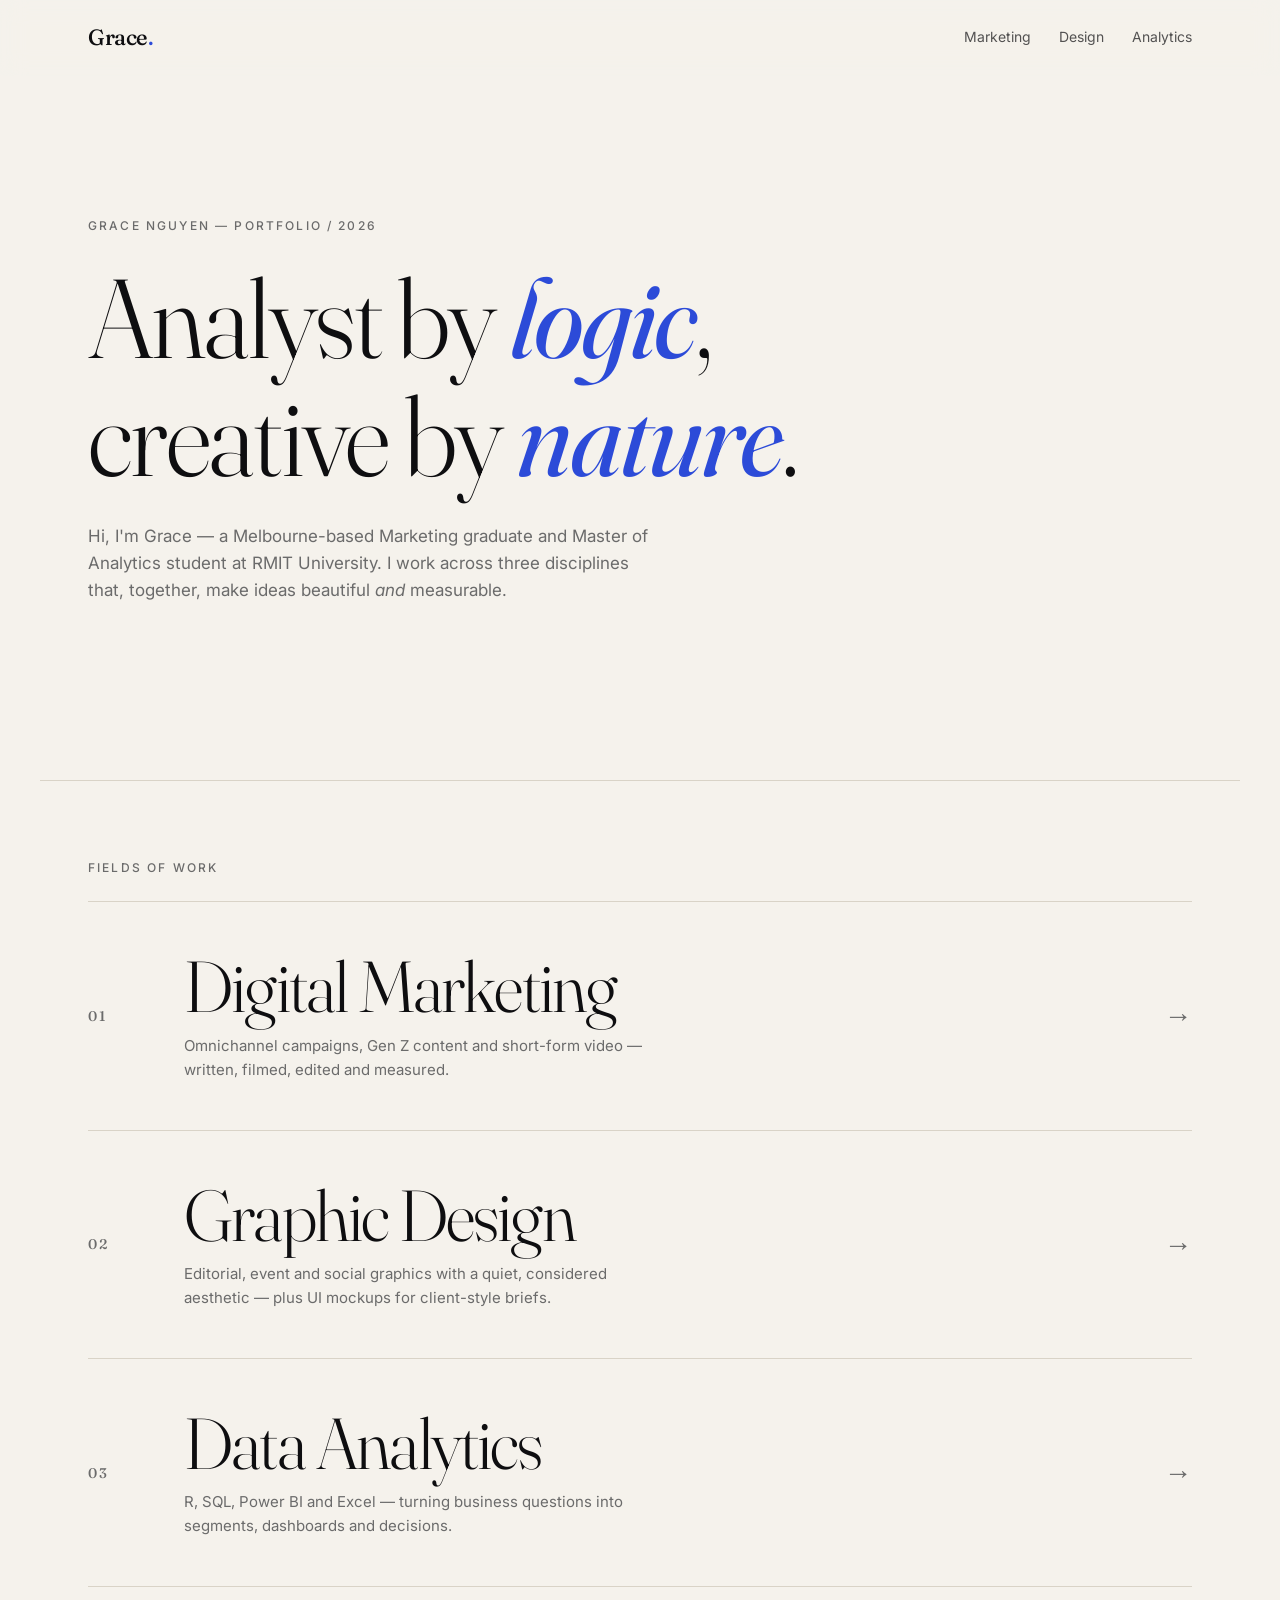
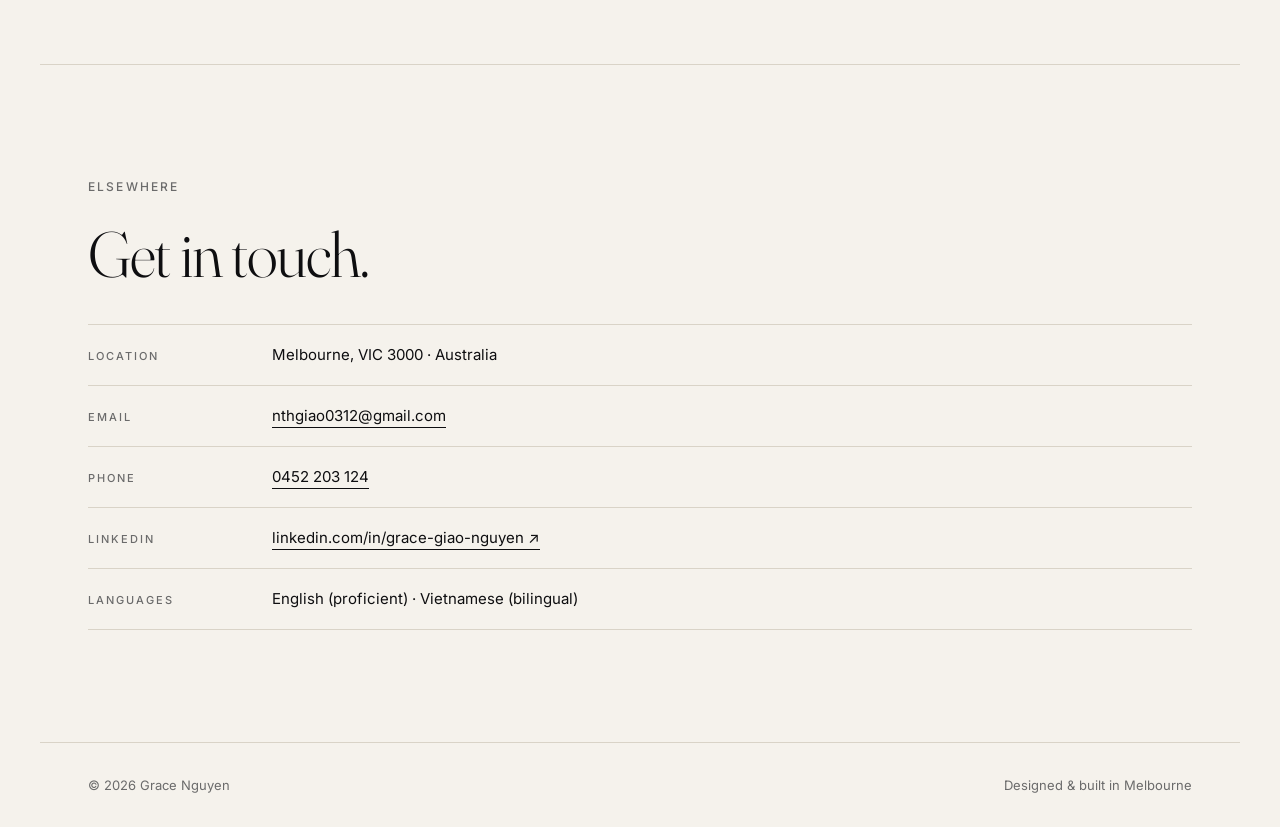
<file: index.html>
<!DOCTYPE html>
<html lang="en">
<head>
  <meta charset="UTF-8" />
  <meta name="viewport" content="width=device-width, initial-scale=1.0" />
  <title>Grace Nguyen — Marketing · Design · Analytics</title>
  <meta name="description" content="Portfolio of Grace (Giao) Nguyen — Melbourne-based creative and analyst working across digital marketing, graphic design and data analytics." />
  <meta name="theme-color" content="#F5F2EC" />
  <meta http-equiv="Cache-Control" content="no-cache, no-store, must-revalidate" />
  <meta http-equiv="Pragma" content="no-cache" />

  <link rel="preconnect" href="https://fonts.googleapis.com" />
  <link rel="preconnect" href="https://fonts.gstatic.com" crossorigin />
  <link href="https://fonts.googleapis.com/css2?family=Fraunces:ital,opsz,wght@0,9..144,300;0,9..144,400;0,9..144,500;1,9..144,400&family=Inter:wght@300;400;500;600&display=swap" rel="stylesheet" />

  <link rel="icon" type="image/x-icon" href="asset/favicon/favicon.ico?v=2" />
  <link rel="icon" type="image/png" sizes="32x32" href="asset/favicon/favicon-32x32.png?v=2" />
  <link rel="icon" type="image/png" sizes="16x16" href="asset/favicon/favicon-16x16.png?v=2" />
  <link rel="apple-touch-icon" sizes="180x180" href="asset/favicon/apple-touch-icon.png?v=2" />
  <link rel="manifest" href="asset/favicon/site.webmanifest?v=2" />

  <link rel="stylesheet" href="styles.css" />
</head>
<body id="top">

  <header class="nav-bar">
    <div class="nav">
      <a href="index.html" class="nav__logo" aria-label="Grace — home">Grace<span class="dot">.</span></a>
      <nav class="nav__links" id="primary-nav">
        <a href="marketing.html">Marketing</a>
        <a href="design.html">Design</a>
        <a href="analytics.html">Analytics</a>
      </nav>
      <button class="nav__toggle" aria-label="Toggle menu" aria-controls="primary-nav" aria-expanded="false">
        <span></span><span></span>
      </button>
    </div>
  </header>

  <main>

    <!-- INTRODUCTION -->
    <section class="hero">
      <p class="eyebrow">Grace Nguyen — Portfolio / 2026</p>
      <h1 class="hero__title">
        Analyst by <em>logic</em>,<br />
        creative by <em>nature</em>.
      </h1>
      <p class="hero__sub">
        Hi, I'm Grace — a Melbourne-based Marketing graduate and Master of Analytics student at RMIT University. I work across three disciplines that, together, make ideas beautiful <em>and</em> measurable.
      </p>
    </section>

    <!-- 3 FIELDS PORTAL -->
    <section class="portals-section" aria-labelledby="fields-heading">
      <p class="section-label" id="fields-heading">Fields of work</p>

      <ol class="portals">
        <li class="portal">
          <a class="portal__link" href="marketing.html">
            <span class="portal__num">01</span>
            <span class="portal__body">
              <h2 class="portal__title">Digital Marketing</h2>
              <p class="portal__desc">Omnichannel campaigns, Gen Z content and short-form video — written, filmed, edited and measured.</p>
            </span>
            <span class="portal__arrow" aria-hidden="true">→</span>
          </a>
        </li>

        <li class="portal">
          <a class="portal__link" href="design.html">
            <span class="portal__num">02</span>
            <span class="portal__body">
              <h2 class="portal__title">Graphic Design</h2>
              <p class="portal__desc">Editorial, event and social graphics with a quiet, considered aesthetic — plus UI mockups for client-style briefs.</p>
            </span>
            <span class="portal__arrow" aria-hidden="true">→</span>
          </a>
        </li>

        <li class="portal">
          <a class="portal__link" href="analytics.html">
            <span class="portal__num">03</span>
            <span class="portal__body">
              <h2 class="portal__title">Data Analytics</h2>
              <p class="portal__desc">R, SQL, Power BI and Excel — turning business questions into segments, dashboards and decisions.</p>
            </span>
            <span class="portal__arrow" aria-hidden="true">→</span>
          </a>
        </li>
      </ol>
    </section>

    <!-- GENERAL INFO -->
    <section class="info-section" id="contact">
      <p class="section-label">Elsewhere</p>
      <h2 class="info__title">Get in touch.</h2>

      <ul class="info__list">
        <li class="info__row">
          <span class="info__key">Location</span>
          <span class="info__value">Melbourne, VIC 3000 · Australia</span>
        </li>
        <li class="info__row">
          <span class="info__key">Email</span>
          <span class="info__value"><a href="mailto:nthgiao0312@gmail.com">nthgiao0312@gmail.com</a></span>
        </li>
        <li class="info__row">
          <span class="info__key">Phone</span>
          <span class="info__value"><a href="tel:+61452203124">0452 203 124</a></span>
        </li>
        <li class="info__row">
          <span class="info__key">LinkedIn</span>
          <span class="info__value"><a href="https://www.linkedin.com/in/grace-giao-nguyen/" target="_blank" rel="noopener">linkedin.com/in/grace-giao-nguyen ↗</a></span>
        </li>
        <li class="info__row">
          <span class="info__key">Languages</span>
          <span class="info__value">English (proficient) · Vietnamese (bilingual)</span>
        </li>
      </ul>
    </section>

  </main>

  <footer class="footer">
    <span>© 2026 Grace Nguyen</span>
    <span>Designed &amp; built in Melbourne</span>
  </footer>

  <script src="script.js" defer></script>
</body>
</html>
</file>
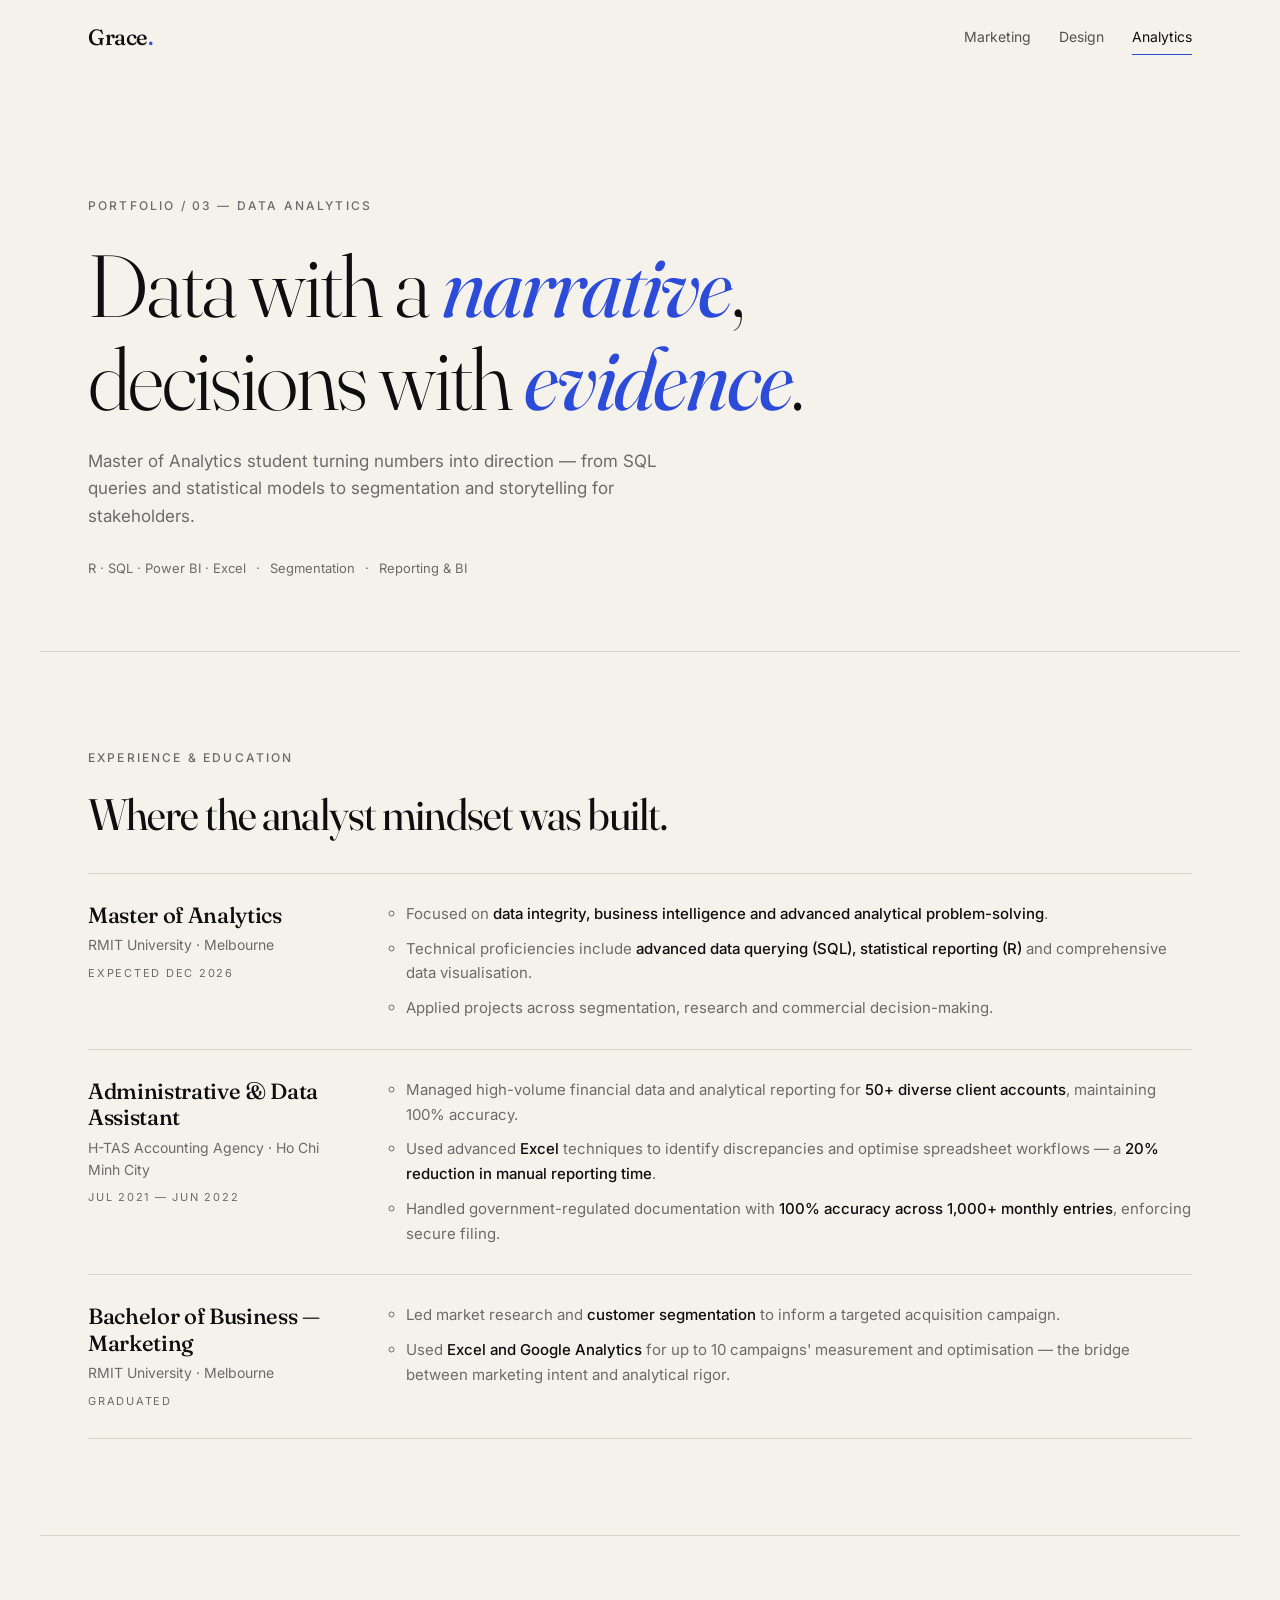
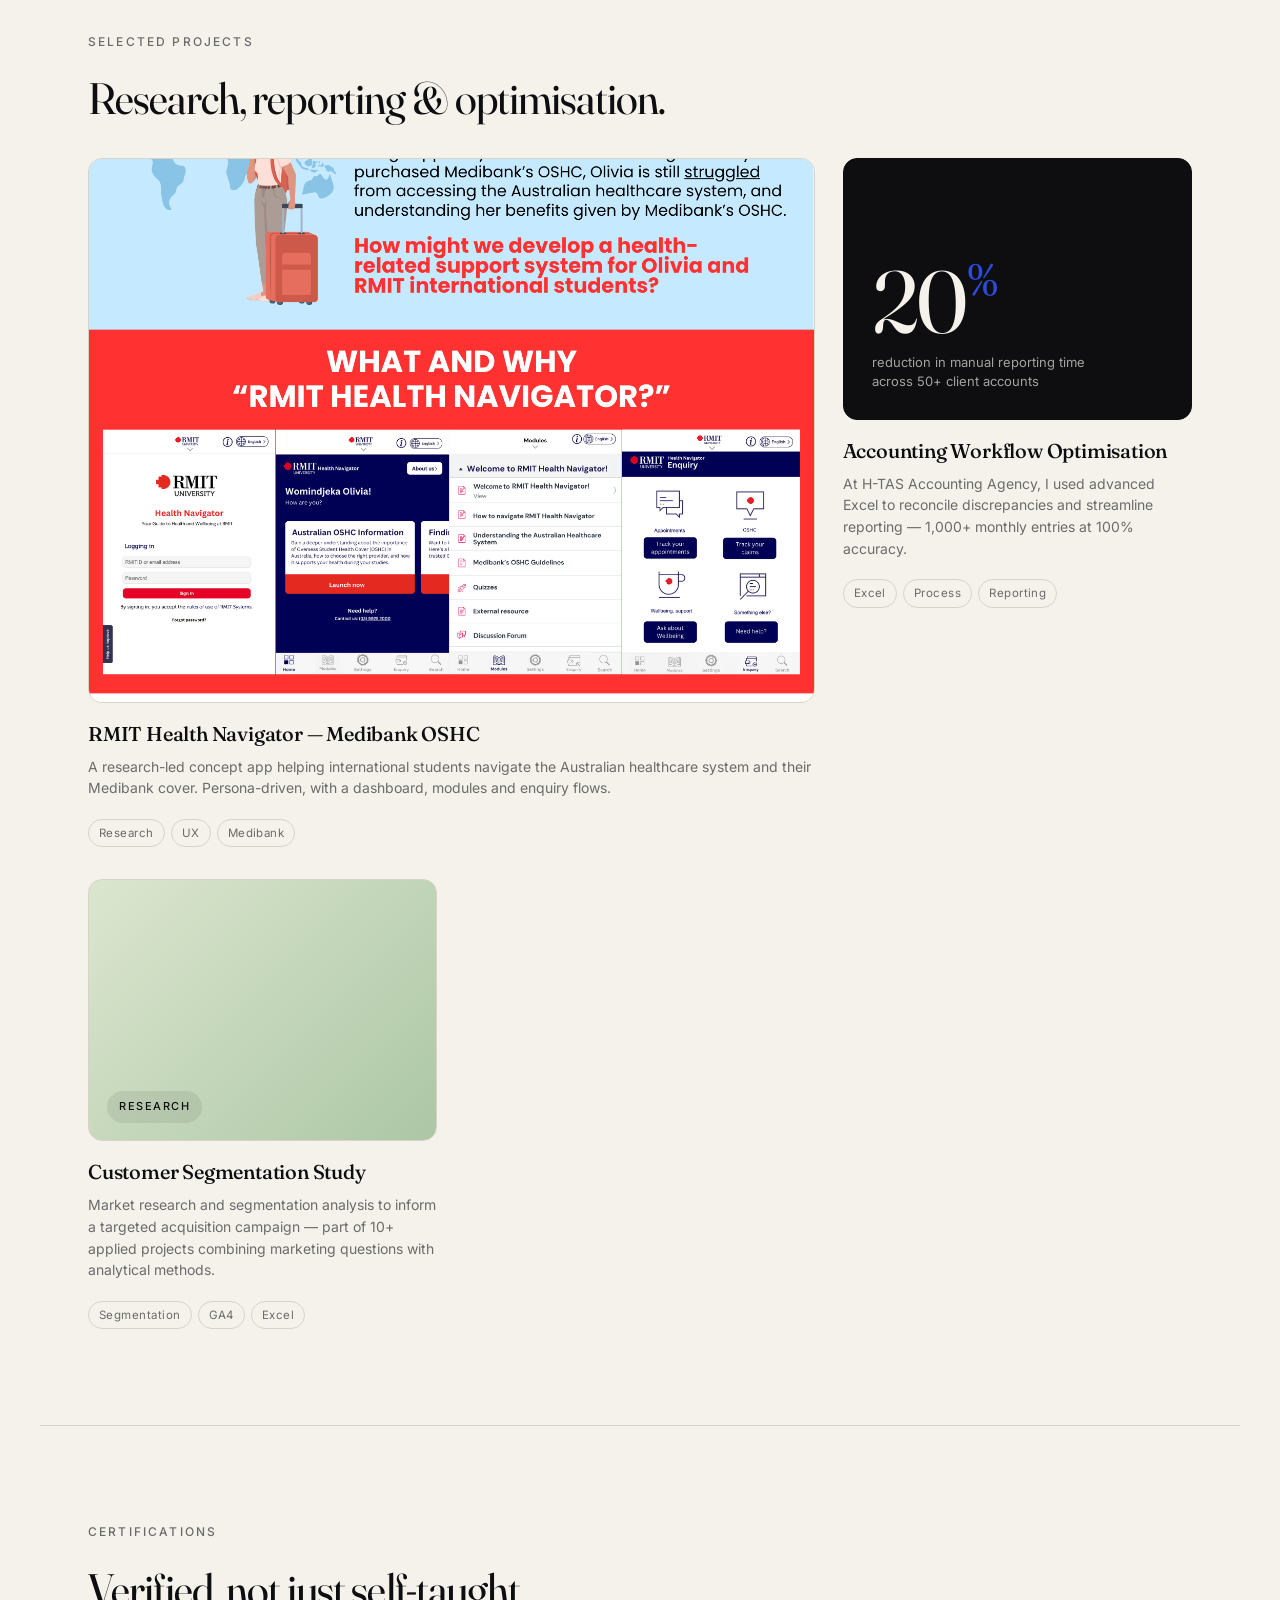
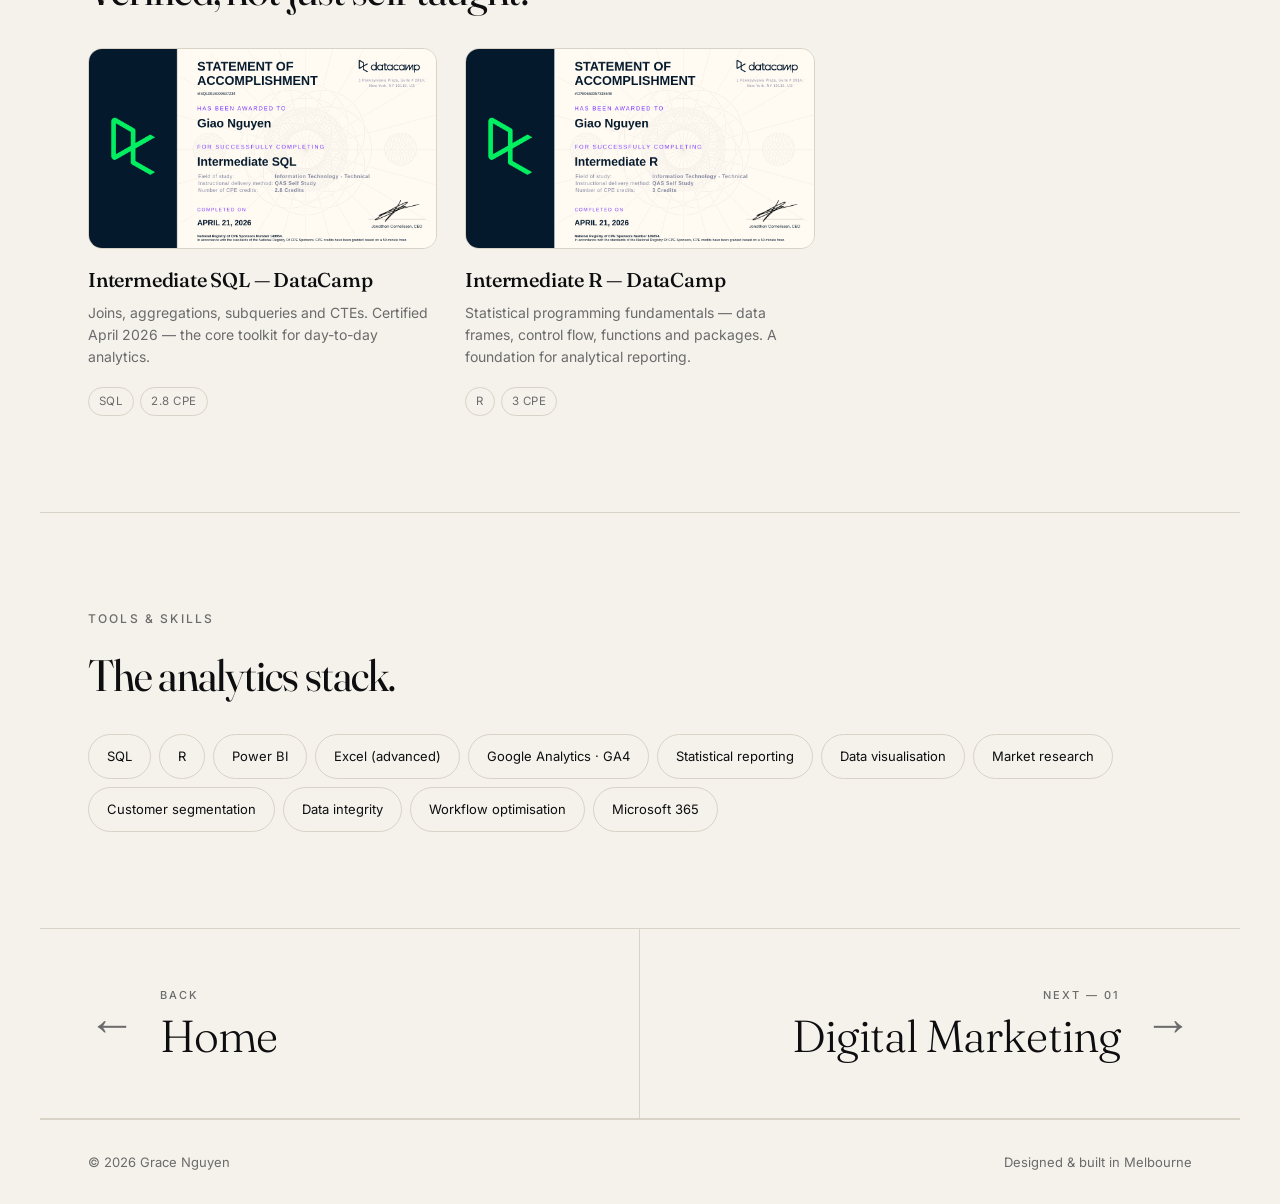
<file: analytics.html>
<!DOCTYPE html>
<html lang="en">
<head>
  <meta charset="UTF-8" />
  <meta name="viewport" content="width=device-width, initial-scale=1.0" />
  <title>Data Analytics — Grace Nguyen</title>
  <meta name="description" content="Data analytics work by Grace Nguyen: R, SQL, Power BI and Excel for segmentation, reporting and decision-making." />
  <meta name="theme-color" content="#F5F2EC" />

  <link rel="preconnect" href="https://fonts.googleapis.com" />
  <link rel="preconnect" href="https://fonts.gstatic.com" crossorigin />
  <link href="https://fonts.googleapis.com/css2?family=Fraunces:ital,opsz,wght@0,9..144,300;0,9..144,400;0,9..144,500;1,9..144,400&family=Inter:wght@300;400;500;600&display=swap" rel="stylesheet" />

  <link rel="icon" type="image/x-icon" href="asset/favicon/favicon.ico?v=2" />
  <link rel="icon" type="image/png" sizes="32x32" href="asset/favicon/favicon-32x32.png?v=2" />
  <link rel="icon" type="image/png" sizes="16x16" href="asset/favicon/favicon-16x16.png?v=2" />
  <link rel="apple-touch-icon" sizes="180x180" href="asset/favicon/apple-touch-icon.png?v=2" />
  <link rel="manifest" href="asset/favicon/site.webmanifest?v=2" />

  <link rel="stylesheet" href="styles.css" />
</head>
<body id="top">

  <header class="nav-bar">
    <div class="nav">
      <a href="index.html" class="nav__logo" aria-label="Grace — home">Grace<span class="dot">.</span></a>
      <nav class="nav__links" id="primary-nav">
        <a href="marketing.html">Marketing</a>
        <a href="design.html">Design</a>
        <a href="analytics.html" aria-current="page">Analytics</a>
      </nav>
      <button class="nav__toggle" aria-label="Toggle menu" aria-controls="primary-nav" aria-expanded="false">
        <span></span><span></span>
      </button>
    </div>
  </header>

  <main>

    <!-- PAGE HERO -->
    <section class="page-hero">
      <p class="eyebrow"><a href="index.html" class="crumb">Portfolio</a> <span aria-hidden="true">/</span> <span>03 — Data Analytics</span></p>
      <h1 class="page-hero__title">Data with a <em>narrative</em>,<br />decisions with <em>evidence</em>.</h1>
      <p class="page-hero__sub">
        Master of Analytics student turning numbers into direction — from SQL queries and statistical models to segmentation and storytelling for stakeholders.
      </p>
      <ul class="page-hero__meta">
        <li>R · SQL · Power BI · Excel</li>
        <li aria-hidden="true">·</li>
        <li>Segmentation</li>
        <li aria-hidden="true">·</li>
        <li>Reporting &amp; BI</li>
      </ul>
    </section>

    <!-- EXPERIENCE -->
    <section class="experience">
      <p class="section-label">Experience &amp; education</p>
      <h2 class="experience__heading">Where the analyst mindset was built.</h2>

      <ul class="exp-list">
        <li class="exp-item">
          <div>
            <p class="exp-item__role">Master of Analytics</p>
            <p class="exp-item__org">RMIT University · Melbourne</p>
            <p class="exp-item__dates">Expected Dec 2026</p>
          </div>
          <div class="exp-item__body">
            <ul>
              <li>Focused on <strong>data integrity, business intelligence and advanced analytical problem-solving</strong>.</li>
              <li>Technical proficiencies include <strong>advanced data querying (SQL), statistical reporting (R)</strong> and comprehensive data visualisation.</li>
              <li>Applied projects across segmentation, research and commercial decision-making.</li>
            </ul>
          </div>
        </li>

        <li class="exp-item">
          <div>
            <p class="exp-item__role">Administrative &amp; Data Assistant</p>
            <p class="exp-item__org">H-TAS Accounting Agency · Ho Chi Minh City</p>
            <p class="exp-item__dates">Jul 2021 — Jun 2022</p>
          </div>
          <div class="exp-item__body">
            <ul>
              <li>Managed high-volume financial data and analytical reporting for <strong>50+ diverse client accounts</strong>, maintaining 100% accuracy.</li>
              <li>Used advanced <strong>Excel</strong> techniques to identify discrepancies and optimise spreadsheet workflows — a <strong>20% reduction in manual reporting time</strong>.</li>
              <li>Handled government-regulated documentation with <strong>100% accuracy across 1,000+ monthly entries</strong>, enforcing secure filing.</li>
            </ul>
          </div>
        </li>

        <li class="exp-item">
          <div>
            <p class="exp-item__role">Bachelor of Business — Marketing</p>
            <p class="exp-item__org">RMIT University · Melbourne</p>
            <p class="exp-item__dates">Graduated</p>
          </div>
          <div class="exp-item__body">
            <ul>
              <li>Led market research and <strong>customer segmentation</strong> to inform a targeted acquisition campaign.</li>
              <li>Used <strong>Excel and Google Analytics</strong> for up to 10 campaigns' measurement and optimisation — the bridge between marketing intent and analytical rigor.</li>
            </ul>
          </div>
        </li>
      </ul>
    </section>

    <!-- PROJECTS -->
    <section class="work" id="work">
      <p class="section-label">Selected projects</p>
      <h2 class="work__heading">Research, reporting &amp; optimisation.</h2>

      <div class="grid">
        <article class="card card--image card--wide">
          <a class="card__media" href="portfolio/uni-projects/medibank-app-development-mockups.png" target="_blank" rel="noopener">
            <img src="portfolio/uni-projects/medibank-app-development-mockups.png" alt="RMIT Health Navigator app mockups for Medibank OSHC" loading="lazy" />
          </a>
          <h3>RMIT Health Navigator — Medibank OSHC</h3>
          <p>A research-led concept app helping international students navigate the Australian healthcare system and their Medibank cover. Persona-driven, with a dashboard, modules and enquiry flows.</p>
          <ul class="card__meta"><li>Research</li><li>UX</li><li>Medibank</li></ul>
        </article>

        <article class="card">
          <div class="card__media card__media--stat">
            <div class="stat">
              <span class="stat__num">20<small>%</small></span>
              <span class="stat__label">reduction in manual reporting time across 50+ client accounts</span>
            </div>
          </div>
          <h3>Accounting Workflow Optimisation</h3>
          <p>At H-TAS Accounting Agency, I used advanced Excel to reconcile discrepancies and streamline reporting — 1,000+ monthly entries at 100% accuracy.</p>
          <ul class="card__meta"><li>Excel</li><li>Process</li><li>Reporting</li></ul>
        </article>

        <article class="card">
          <div class="card__media card__media--gradient" data-gradient="3">
            <span class="card__tag">Research</span>
          </div>
          <h3>Customer Segmentation Study</h3>
          <p>Market research and segmentation analysis to inform a targeted acquisition campaign — part of 10+ applied projects combining marketing questions with analytical methods.</p>
          <ul class="card__meta"><li>Segmentation</li><li>GA4</li><li>Excel</li></ul>
        </article>
      </div>
    </section>

    <!-- CERTIFICATIONS -->
    <section class="work">
      <p class="section-label">Certifications</p>
      <h2 class="work__heading">Verified, not just self-taught.</h2>

      <div class="grid">
        <article class="card card--image">
          <div class="card__media card__media--static">
            <img src="certificates/intermediate-SQL.png" alt="DataCamp Intermediate SQL certificate" loading="lazy" />
          </div>
          <h3>Intermediate SQL — DataCamp</h3>
          <p>Joins, aggregations, subqueries and CTEs. Certified April 2026 — the core toolkit for day-to-day analytics.</p>
          <ul class="card__meta"><li>SQL</li><li>2.8 CPE</li></ul>
        </article>

        <article class="card card--image">
          <div class="card__media card__media--static">
            <img src="certificates/intermediate-R.png" alt="DataCamp Intermediate R certificate" loading="lazy" />
          </div>
          <h3>Intermediate R — DataCamp</h3>
          <p>Statistical programming fundamentals — data frames, control flow, functions and packages. A foundation for analytical reporting.</p>
          <ul class="card__meta"><li>R</li><li>3 CPE</li></ul>
        </article>
      </div>
    </section>

    <!-- SKILLS -->
    <section class="skills-section">
      <p class="section-label">Tools &amp; skills</p>
      <h2 class="skills-section__heading">The analytics stack.</h2>
      <ul class="skills">
        <li>SQL</li>
        <li>R</li>
        <li>Power BI</li>
        <li>Excel (advanced)</li>
        <li>Google Analytics · GA4</li>
        <li>Statistical reporting</li>
        <li>Data visualisation</li>
        <li>Market research</li>
        <li>Customer segmentation</li>
        <li>Data integrity</li>
        <li>Workflow optimisation</li>
        <li>Microsoft 365</li>
      </ul>
    </section>

  </main>

  <!-- FOOTER NAV: Home | Next -->
  <nav class="page-footer-nav" aria-label="Section navigation">
    <a class="pager pager--home" href="index.html">
      <span class="pager__arrow" aria-hidden="true">←</span>
      <span class="pager__copy">
        <span class="pager__label">Back</span>
        <span class="pager__title">Home</span>
      </span>
    </a>
    <a class="pager pager--next" href="marketing.html">
      <span class="pager__copy">
        <span class="pager__label">Next — 01</span>
        <span class="pager__title">Digital Marketing</span>
      </span>
      <span class="pager__arrow" aria-hidden="true">→</span>
    </a>
  </nav>

  <footer class="footer">
    <span>© 2026 Grace Nguyen</span>
    <span>Designed &amp; built in Melbourne</span>
  </footer>

  <script src="script.js" defer></script>
</body>
</html>
</file>
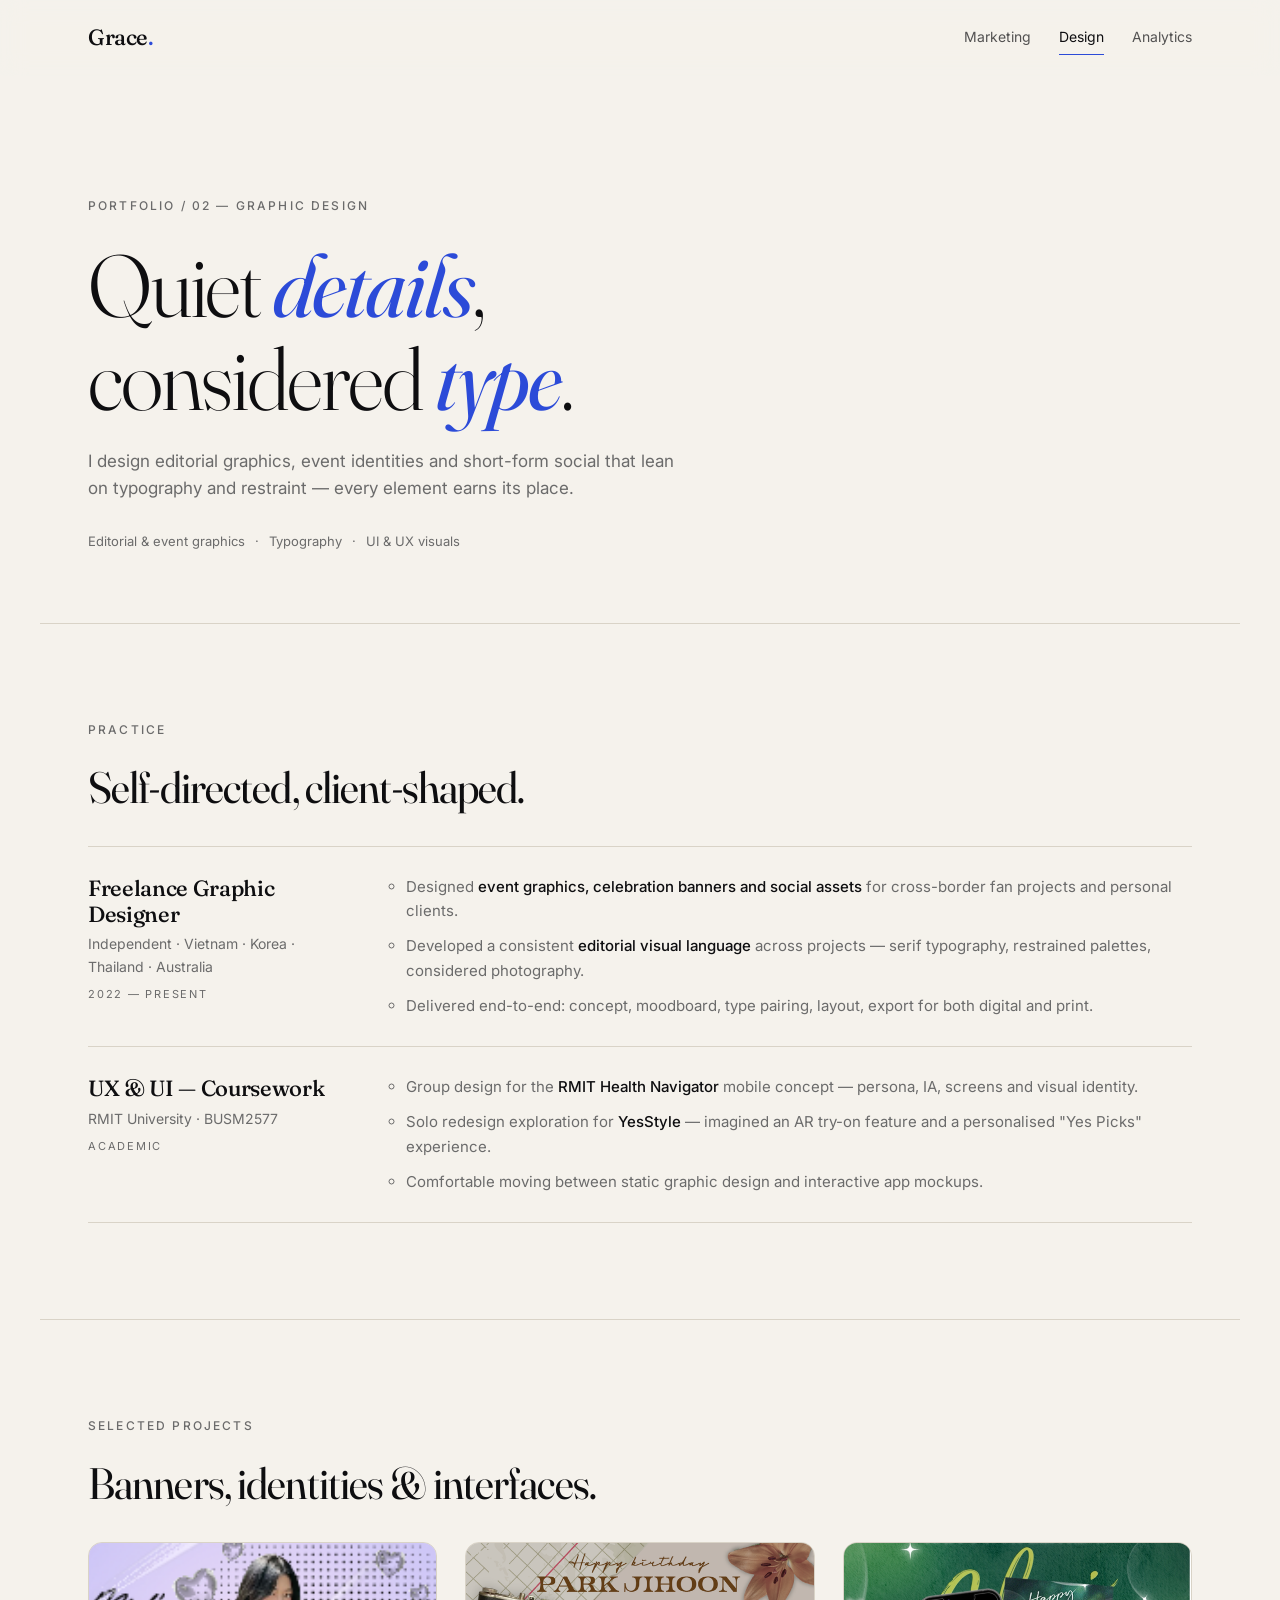
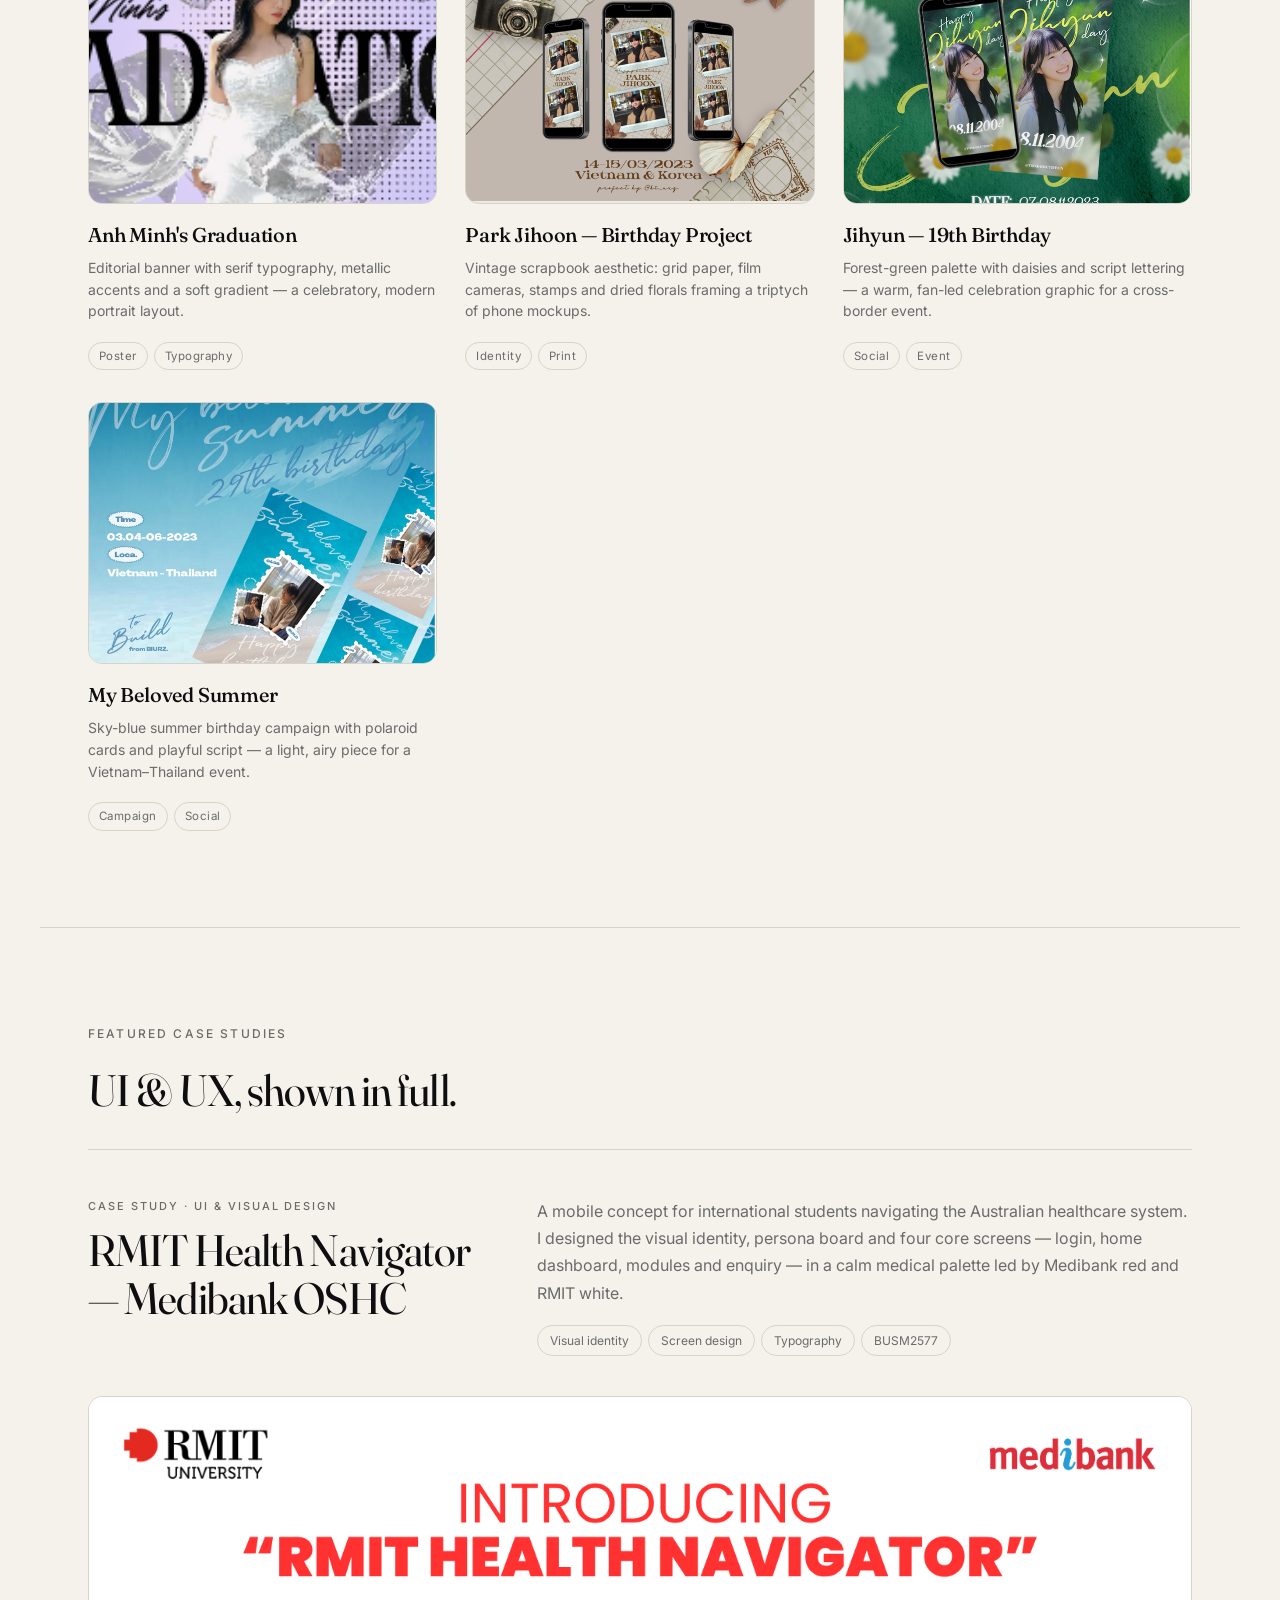
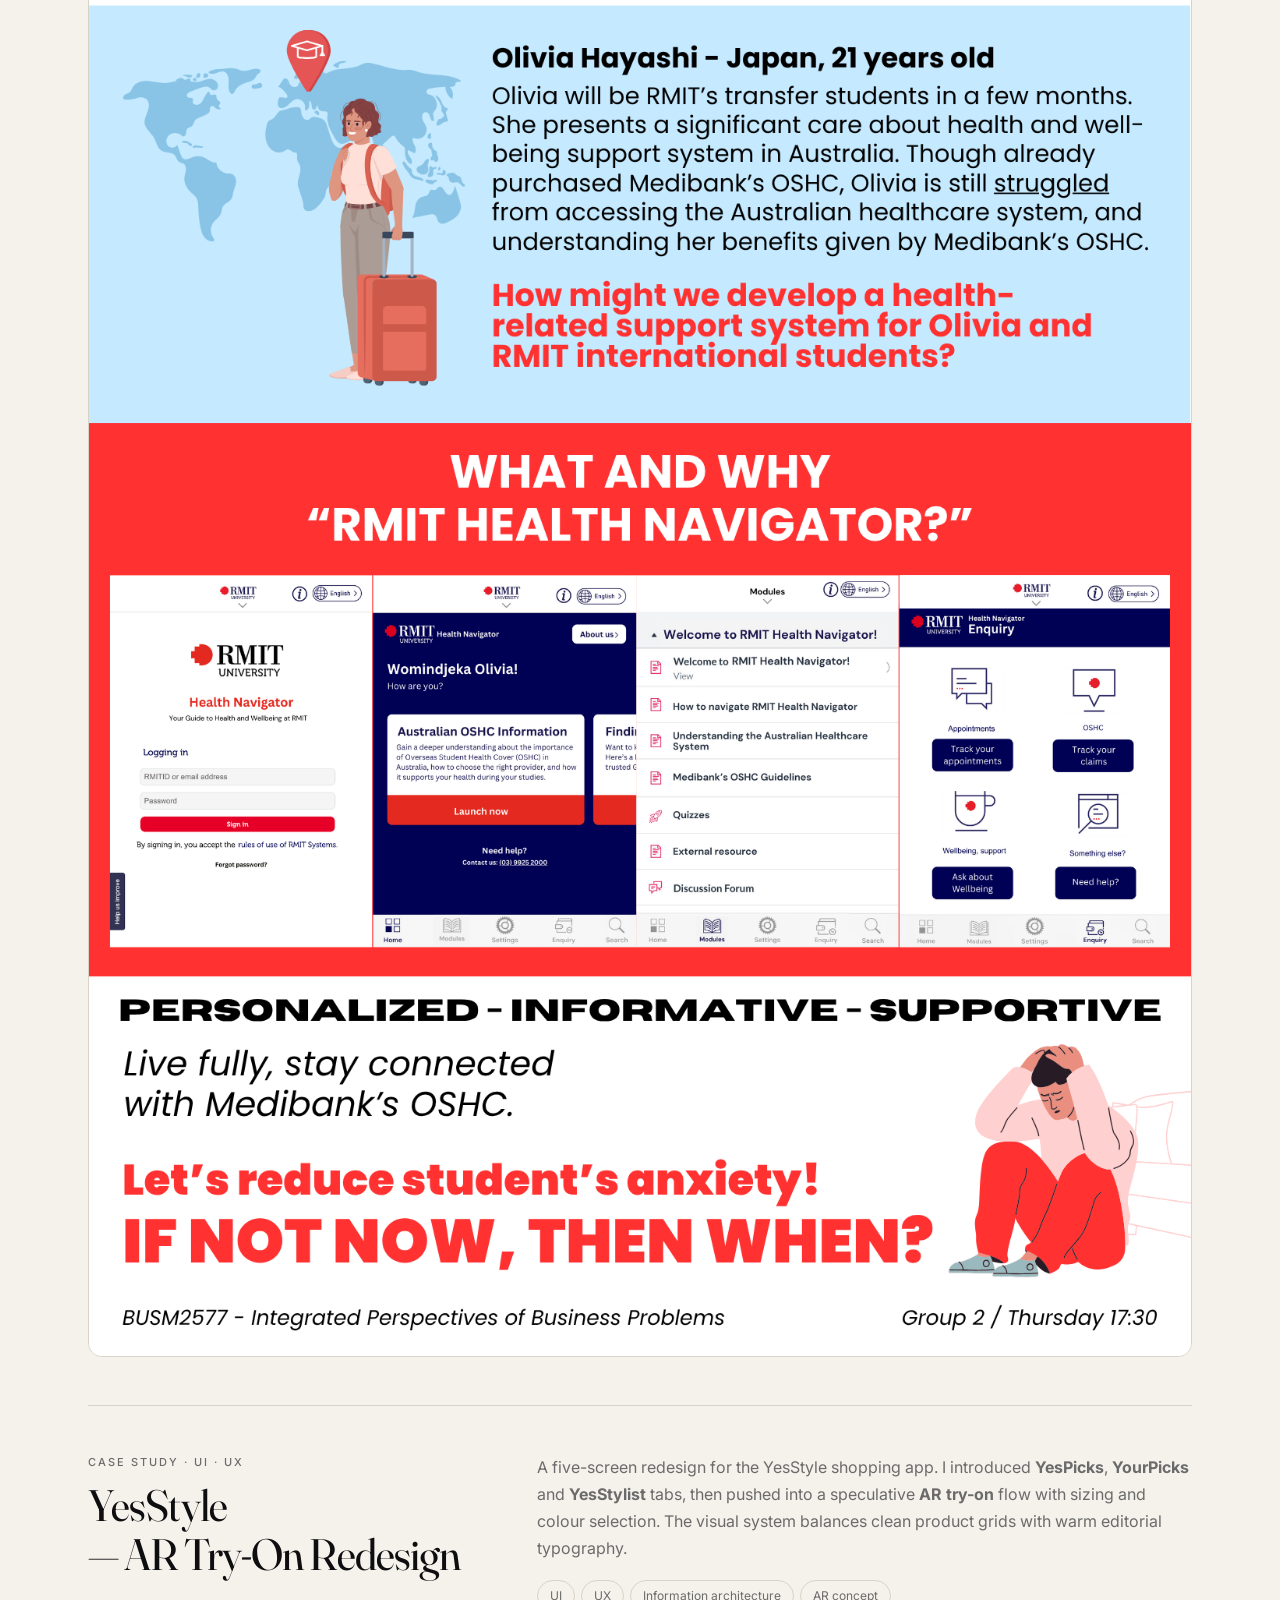
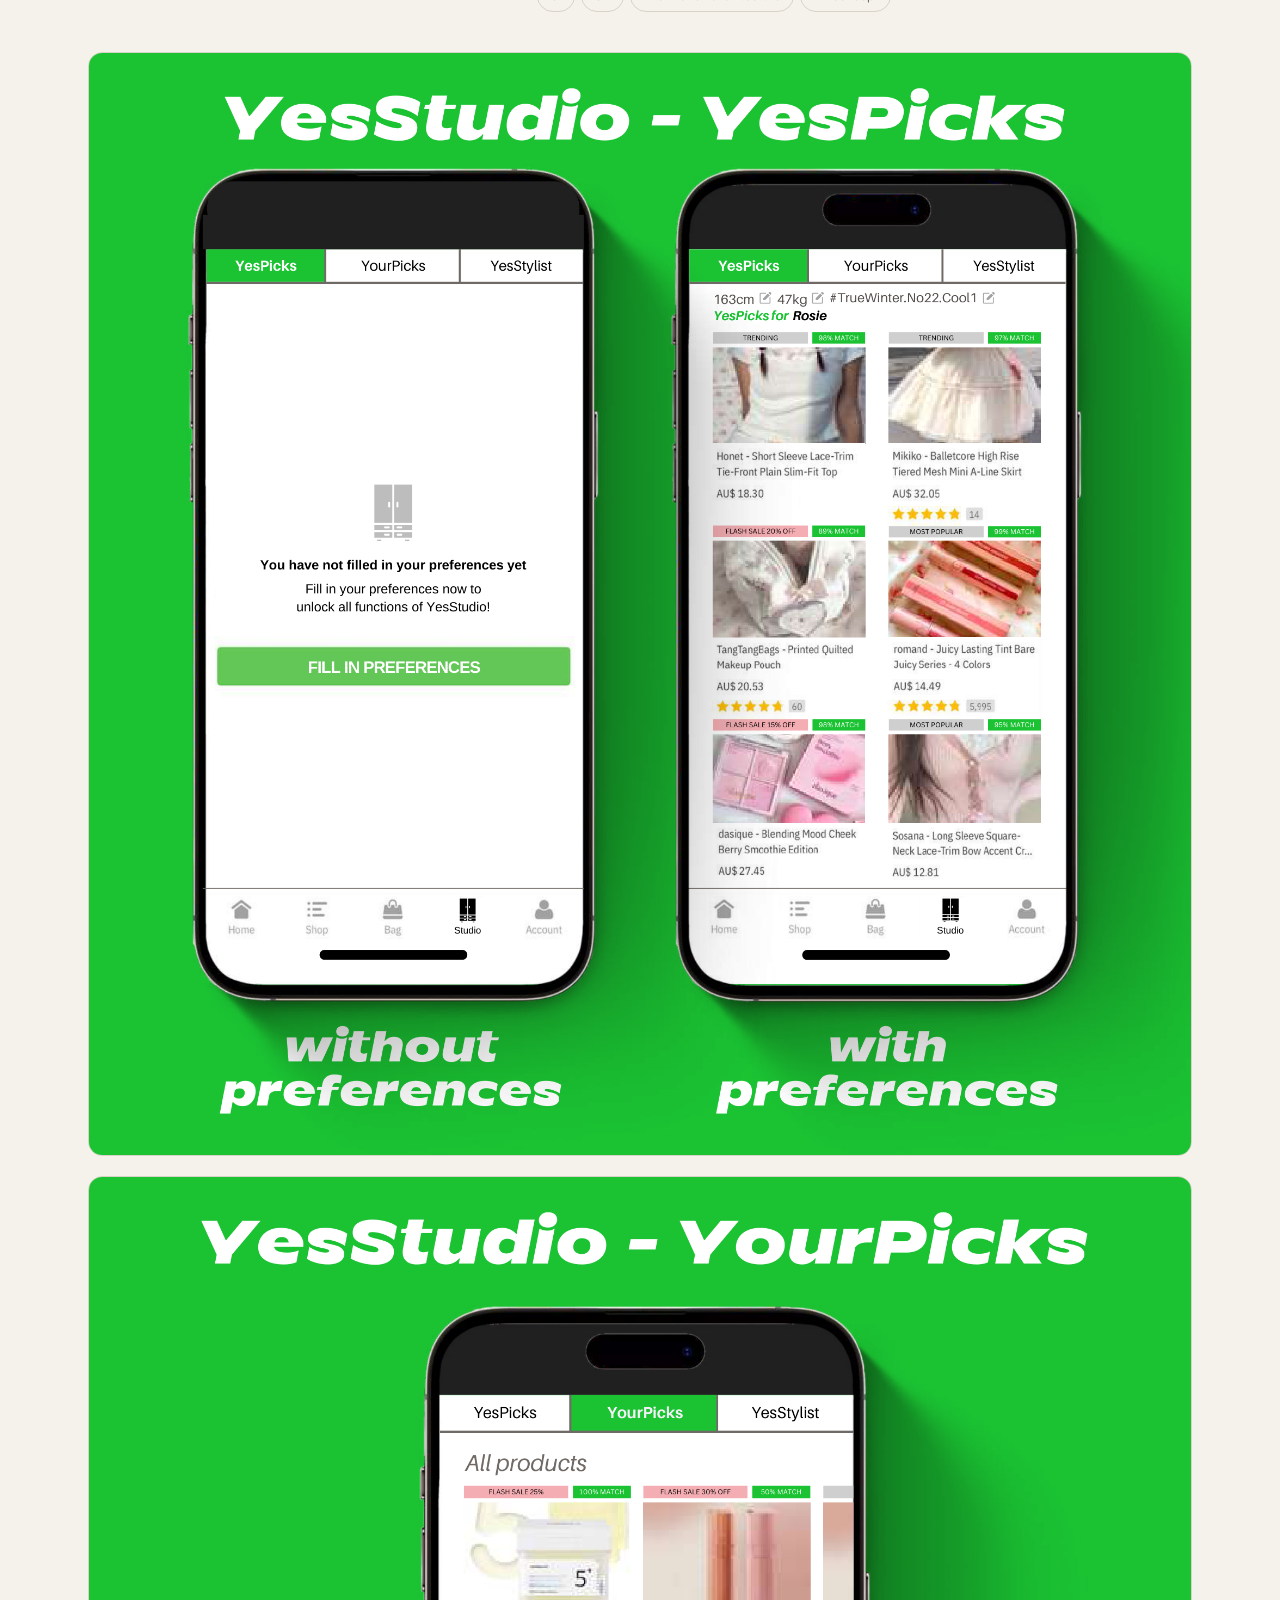
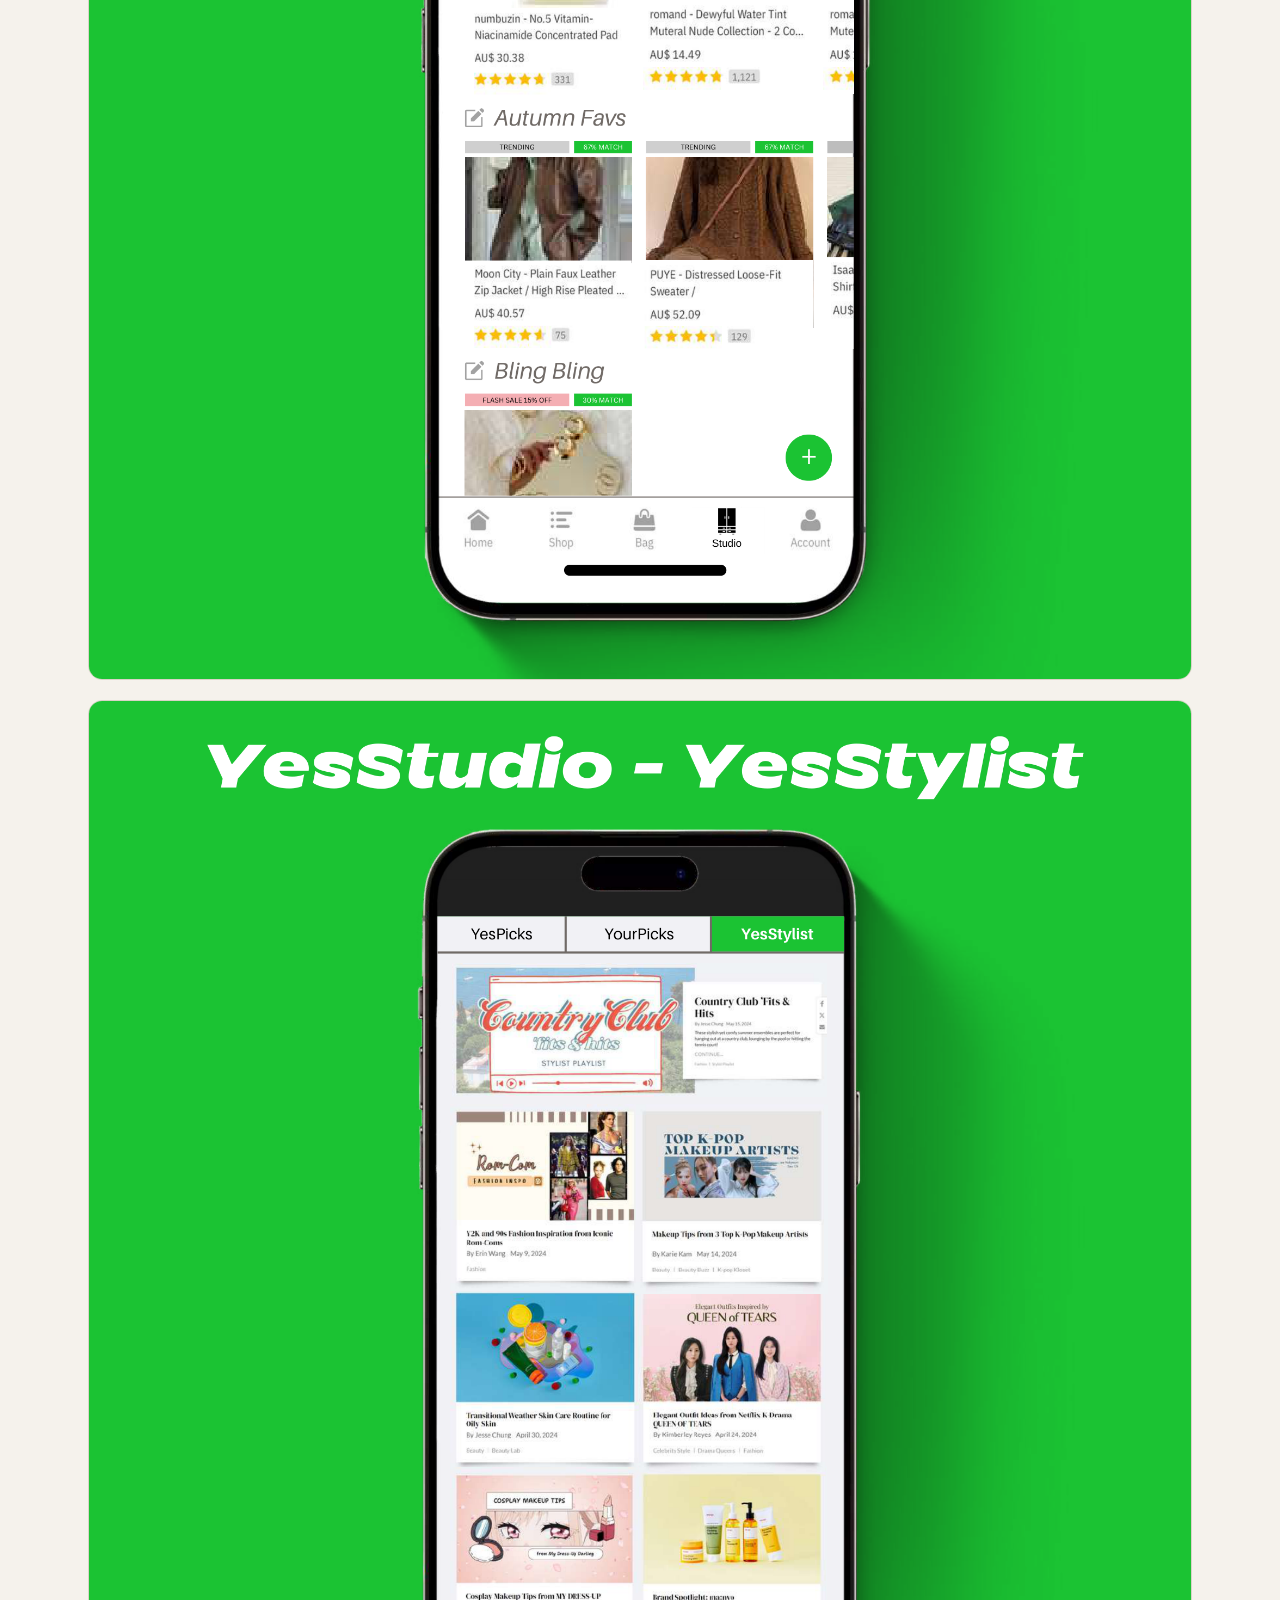
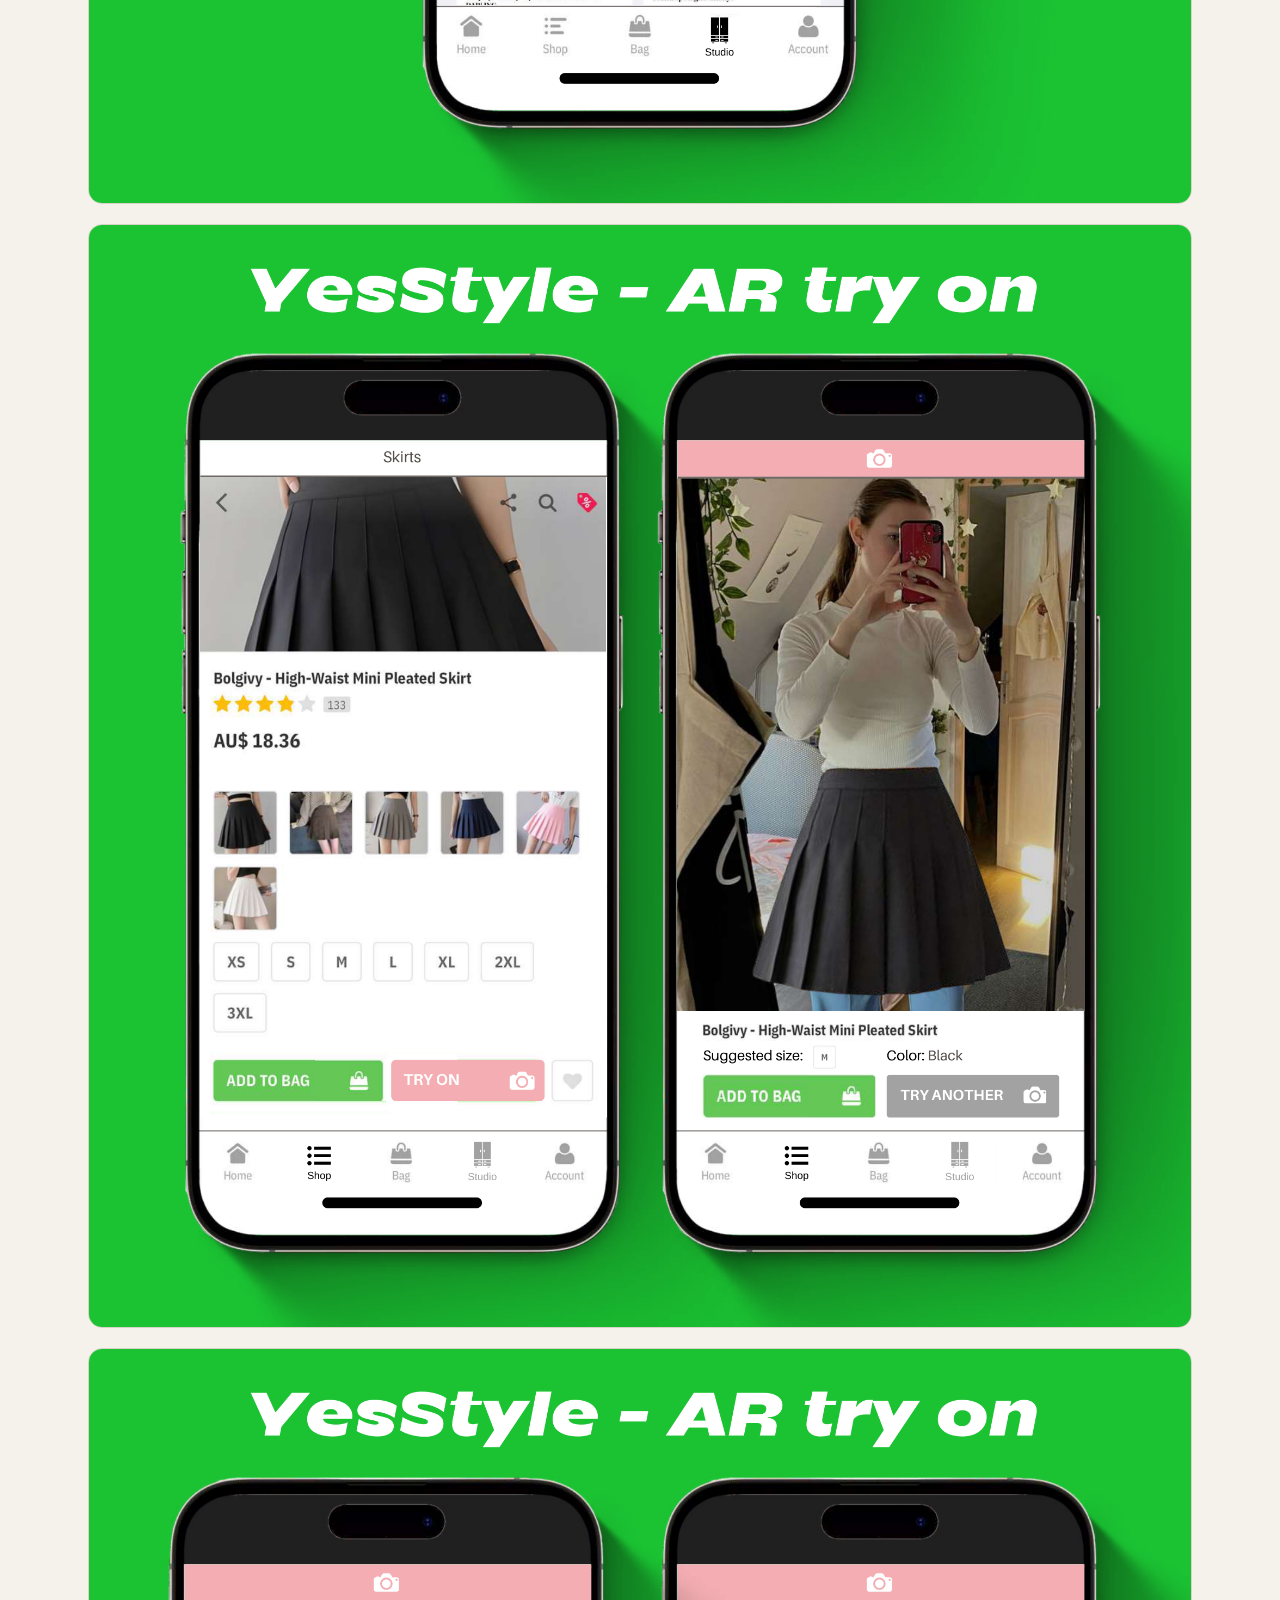
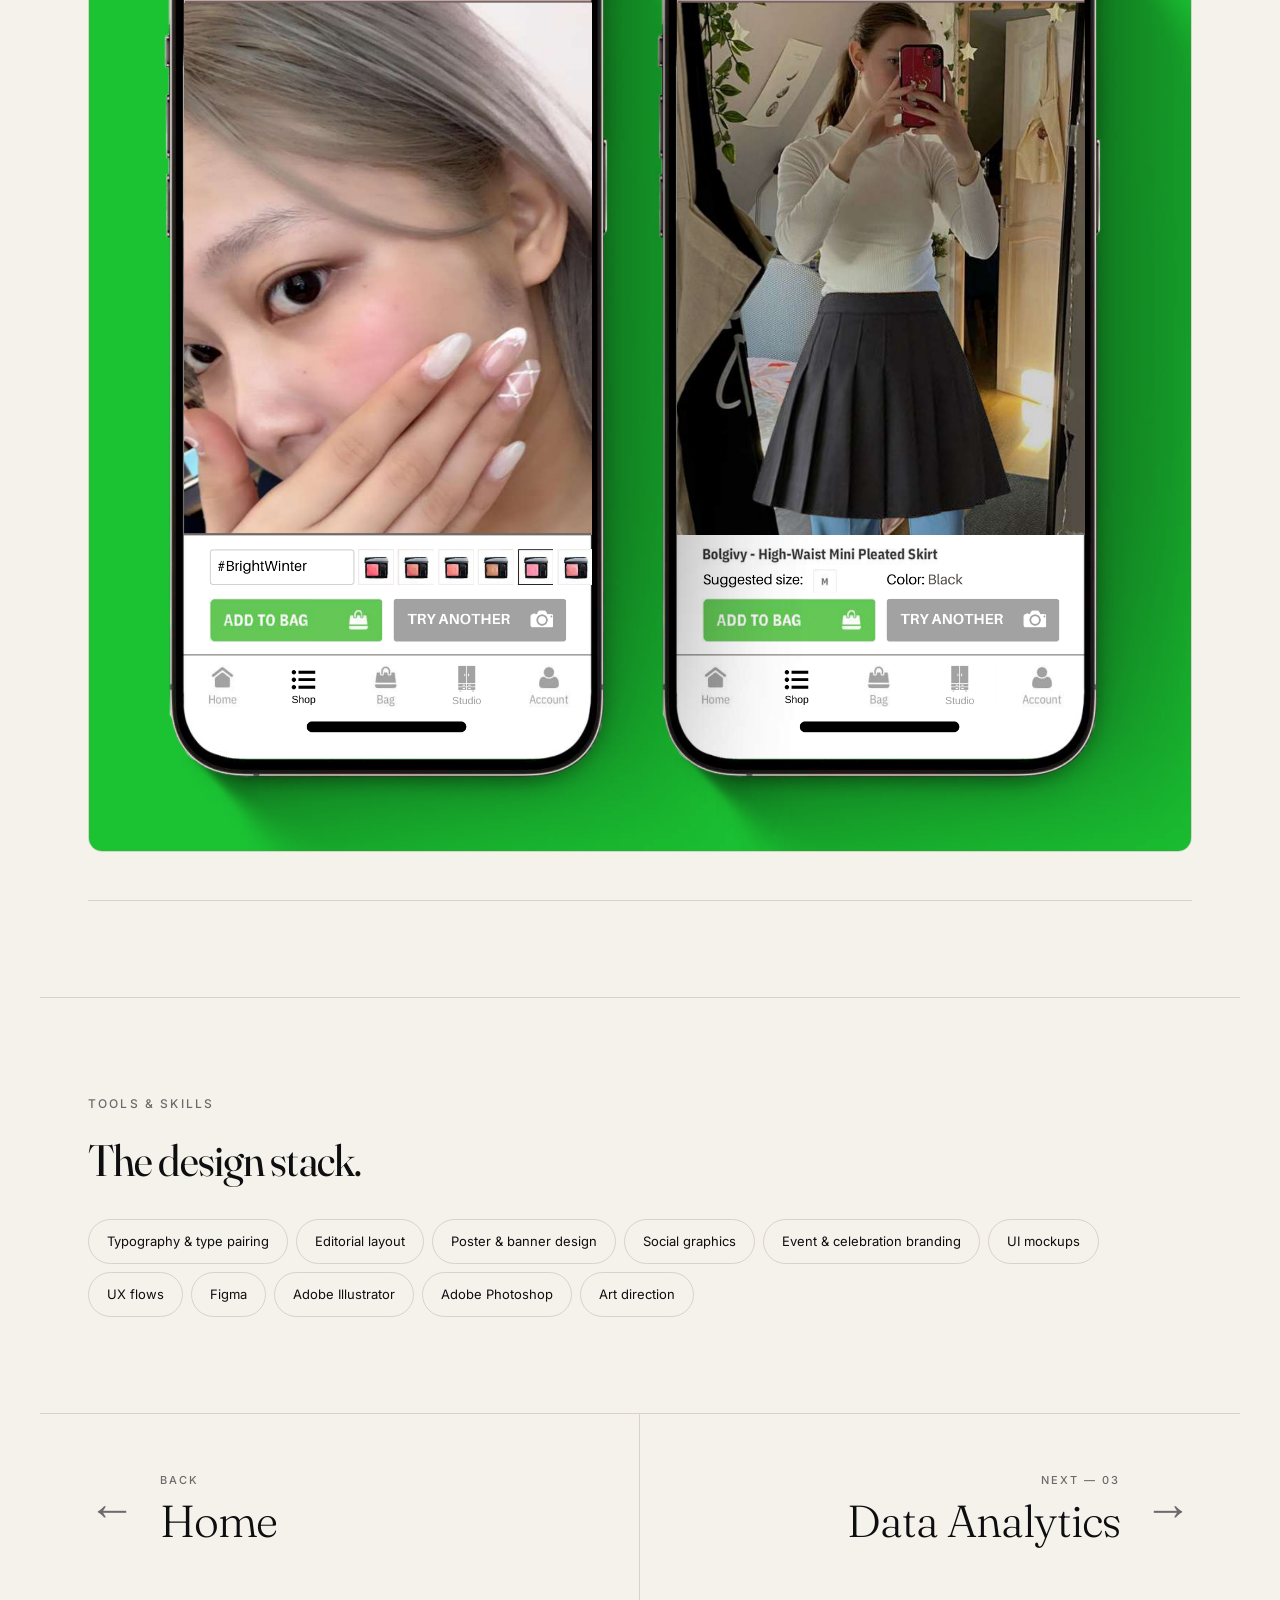
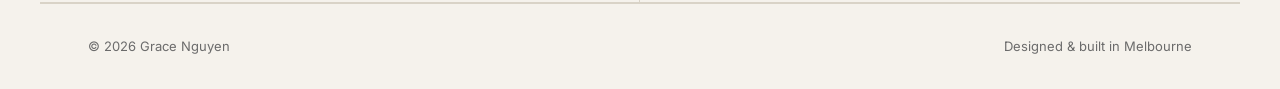
<file: design.html>
<!DOCTYPE html>
<html lang="en">
<head>
  <meta charset="UTF-8" />
  <meta name="viewport" content="width=device-width, initial-scale=1.0" />
  <title>Graphic Design — Grace Nguyen</title>
  <meta name="description" content="Graphic design work by Grace Nguyen: editorial banners, event identities, social graphics and UI mockups." />
  <meta name="theme-color" content="#F5F2EC" />

  <link rel="preconnect" href="https://fonts.googleapis.com" />
  <link rel="preconnect" href="https://fonts.gstatic.com" crossorigin />
  <link href="https://fonts.googleapis.com/css2?family=Fraunces:ital,opsz,wght@0,9..144,300;0,9..144,400;0,9..144,500;1,9..144,400&family=Inter:wght@300;400;500;600&display=swap" rel="stylesheet" />

  <link rel="icon" type="image/x-icon" href="asset/favicon/favicon.ico?v=2" />
  <link rel="icon" type="image/png" sizes="32x32" href="asset/favicon/favicon-32x32.png?v=2" />
  <link rel="icon" type="image/png" sizes="16x16" href="asset/favicon/favicon-16x16.png?v=2" />
  <link rel="apple-touch-icon" sizes="180x180" href="asset/favicon/apple-touch-icon.png?v=2" />
  <link rel="manifest" href="asset/favicon/site.webmanifest?v=2" />

  <link rel="stylesheet" href="styles.css" />
</head>
<body id="top">

  <header class="nav-bar">
    <div class="nav">
      <a href="index.html" class="nav__logo" aria-label="Grace — home">Grace<span class="dot">.</span></a>
      <nav class="nav__links" id="primary-nav">
        <a href="marketing.html">Marketing</a>
        <a href="design.html" aria-current="page">Design</a>
        <a href="analytics.html">Analytics</a>
      </nav>
      <button class="nav__toggle" aria-label="Toggle menu" aria-controls="primary-nav" aria-expanded="false">
        <span></span><span></span>
      </button>
    </div>
  </header>

  <main>

    <!-- PAGE HERO -->
    <section class="page-hero">
      <p class="eyebrow"><a href="index.html" class="crumb">Portfolio</a> <span aria-hidden="true">/</span> <span>02 — Graphic Design</span></p>
      <h1 class="page-hero__title">Quiet <em>details</em>,<br />considered <em>type</em>.</h1>
      <p class="page-hero__sub">
        I design editorial graphics, event identities and short-form social that lean on typography and restraint — every element earns its place.
      </p>
      <ul class="page-hero__meta">
        <li>Editorial &amp; event graphics</li>
        <li aria-hidden="true">·</li>
        <li>Typography</li>
        <li aria-hidden="true">·</li>
        <li>UI &amp; UX visuals</li>
      </ul>
    </section>

    <!-- EXPERIENCE -->
    <section class="experience">
      <p class="section-label">Practice</p>
      <h2 class="experience__heading">Self-directed, client-shaped.</h2>

      <ul class="exp-list">
        <li class="exp-item">
          <div>
            <p class="exp-item__role">Freelance Graphic Designer</p>
            <p class="exp-item__org">Independent · Vietnam · Korea · Thailand · Australia</p>
            <p class="exp-item__dates">2022 — Present</p>
          </div>
          <div class="exp-item__body">
            <ul>
              <li>Designed <strong>event graphics, celebration banners and social assets</strong> for cross-border fan projects and personal clients.</li>
              <li>Developed a consistent <strong>editorial visual language</strong> across projects — serif typography, restrained palettes, considered photography.</li>
              <li>Delivered end-to-end: concept, moodboard, type pairing, layout, export for both digital and print.</li>
            </ul>
          </div>
        </li>

        <li class="exp-item">
          <div>
            <p class="exp-item__role">UX &amp; UI — Coursework</p>
            <p class="exp-item__org">RMIT University · BUSM2577</p>
            <p class="exp-item__dates">Academic</p>
          </div>
          <div class="exp-item__body">
            <ul>
              <li>Group design for the <strong>RMIT Health Navigator</strong> mobile concept — persona, IA, screens and visual identity.</li>
              <li>Solo redesign exploration for <strong>YesStyle</strong> — imagined an AR try-on feature and a personalised "Yes Picks" experience.</li>
              <li>Comfortable moving between static graphic design and interactive app mockups.</li>
            </ul>
          </div>
        </li>
      </ul>
    </section>

    <!-- PROJECTS -->
    <section class="work" id="work">
      <p class="section-label">Selected projects</p>
      <h2 class="work__heading">Banners, identities &amp; interfaces.</h2>

      <div class="grid">
        <article class="card card--image">
          <a class="card__media" href="portfolio/graphic-designs/4.png" target="_blank" rel="noopener">
            <img src="portfolio/graphic-designs/4.png" alt="Anh Minh's Graduation banner" loading="lazy" />
          </a>
          <h3>Anh Minh's Graduation</h3>
          <p>Editorial banner with serif typography, metallic accents and a soft gradient — a celebratory, modern portrait layout.</p>
          <ul class="card__meta"><li>Poster</li><li>Typography</li></ul>
        </article>

        <article class="card card--image">
          <a class="card__media" href="portfolio/graphic-designs/3.png" target="_blank" rel="noopener">
            <img src="portfolio/graphic-designs/3.png" alt="Park Jihoon birthday project banner" loading="lazy" />
          </a>
          <h3>Park Jihoon — Birthday Project</h3>
          <p>Vintage scrapbook aesthetic: grid paper, film cameras, stamps and dried florals framing a triptych of phone mockups.</p>
          <ul class="card__meta"><li>Identity</li><li>Print</li></ul>
        </article>

        <article class="card card--image">
          <a class="card__media" href="portfolio/graphic-designs/2.jpg" target="_blank" rel="noopener">
            <img src="portfolio/graphic-designs/2.jpg" alt="Jihyun 19th birthday graphic" loading="lazy" />
          </a>
          <h3>Jihyun — 19th Birthday</h3>
          <p>Forest-green palette with daisies and script lettering — a warm, fan-led celebration graphic for a cross-border event.</p>
          <ul class="card__meta"><li>Social</li><li>Event</li></ul>
        </article>

        <article class="card card--image">
          <a class="card__media" href="portfolio/graphic-designs/Picture%201.jpg" target="_blank" rel="noopener">
            <img src="portfolio/graphic-designs/Picture 1.jpg" alt="Summer 29th birthday graphic" loading="lazy" />
          </a>
          <h3>My Beloved Summer</h3>
          <p>Sky-blue summer birthday campaign with polaroid cards and playful script — a light, airy piece for a Vietnam–Thailand event.</p>
          <ul class="card__meta"><li>Campaign</li><li>Social</li></ul>
        </article>

      </div>
    </section>

    <!-- CASE STUDIES (full-size) -->
    <section class="case-studies">
      <p class="section-label">Featured case studies</p>
      <h2 class="case-studies__heading">UI &amp; UX, shown in full.</h2>

      <article class="case">
        <header class="case__header">
          <div>
            <p class="case__tag">Case study · UI &amp; visual design</p>
            <h3 class="case__title">RMIT Health Navigator<br />— Medibank OSHC</h3>
          </div>
          <div>
            <p class="case__desc">A mobile concept for international students navigating the Australian healthcare system. I designed the visual identity, persona board and four core screens — login, home dashboard, modules and enquiry — in a calm medical palette led by Medibank red and RMIT white.</p>
            <ul class="case__meta"><li>Visual identity</li><li>Screen design</li><li>Typography</li><li>BUSM2577</li></ul>
          </div>
        </header>
        <div class="case__media">
          <a class="case__frame" href="portfolio/uni-projects/medibank-app-development-mockups.png" target="_blank" rel="noopener">
            <img src="portfolio/uni-projects/medibank-app-development-mockups.png" alt="Full poster of the RMIT Health Navigator app design for Medibank OSHC" loading="lazy" />
          </a>
        </div>
      </article>

      <article class="case">
        <header class="case__header">
          <div>
            <p class="case__tag">Case study · UI · UX</p>
            <h3 class="case__title">YesStyle<br />— AR Try-On Redesign</h3>
          </div>
          <div>
            <p class="case__desc">A five-screen redesign for the YesStyle shopping app. I introduced <strong>YesPicks</strong>, <strong>YourPicks</strong> and <strong>YesStylist</strong> tabs, then pushed into a speculative <strong>AR try-on</strong> flow with sizing and colour selection. The visual system balances clean product grids with warm editorial typography.</p>
            <ul class="case__meta"><li>UI</li><li>UX</li><li>Information architecture</li><li>AR concept</li></ul>
          </div>
        </header>
        <div class="case__media">
          <a class="case__frame" href="portfolio/uni-projects/yesstyle/page-1.png" target="_blank" rel="noopener">
            <img src="portfolio/uni-projects/yesstyle/page-1.png" alt="YesStyle redesign — YesPicks onboarding screen with empty-state preferences prompt" loading="lazy" />
          </a>
          <a class="case__frame" href="portfolio/uni-projects/yesstyle/page-2.png" target="_blank" rel="noopener">
            <img src="portfolio/uni-projects/yesstyle/page-2.png" alt="YesStyle redesign — YourPicks collections view with flash-sale badges" loading="lazy" />
          </a>
          <a class="case__frame" href="portfolio/uni-projects/yesstyle/page-3.png" target="_blank" rel="noopener">
            <img src="portfolio/uni-projects/yesstyle/page-3.png" alt="YesStyle redesign — YesStylist personalised styling tab" loading="lazy" />
          </a>
          <a class="case__frame" href="portfolio/uni-projects/yesstyle/page-4.png" target="_blank" rel="noopener">
            <img src="portfolio/uni-projects/yesstyle/page-4.png" alt="YesStyle redesign — AR try-on flow for skirts and midi dresses" loading="lazy" />
          </a>
          <a class="case__frame" href="portfolio/uni-projects/yesstyle/page-5.png" target="_blank" rel="noopener">
            <img src="portfolio/uni-projects/yesstyle/page-5.png" alt="YesStyle redesign — AR try-on continued with size and colour options" loading="lazy" />
          </a>
        </div>
      </article>
    </section>

    <!-- SKILLS -->
    <section class="skills-section">
      <p class="section-label">Tools &amp; skills</p>
      <h2 class="skills-section__heading">The design stack.</h2>
      <ul class="skills">
        <li>Typography &amp; type pairing</li>
        <li>Editorial layout</li>
        <li>Poster &amp; banner design</li>
        <li>Social graphics</li>
        <li>Event &amp; celebration branding</li>
        <li>UI mockups</li>
        <li>UX flows</li>
        <li>Figma</li>
        <li>Adobe Illustrator</li>
        <li>Adobe Photoshop</li>
        <li>Art direction</li>
      </ul>
    </section>

  </main>

  <!-- FOOTER NAV: Home | Next -->
  <nav class="page-footer-nav" aria-label="Section navigation">
    <a class="pager pager--home" href="index.html">
      <span class="pager__arrow" aria-hidden="true">←</span>
      <span class="pager__copy">
        <span class="pager__label">Back</span>
        <span class="pager__title">Home</span>
      </span>
    </a>
    <a class="pager pager--next" href="analytics.html">
      <span class="pager__copy">
        <span class="pager__label">Next — 03</span>
        <span class="pager__title">Data Analytics</span>
      </span>
      <span class="pager__arrow" aria-hidden="true">→</span>
    </a>
  </nav>

  <footer class="footer">
    <span>© 2026 Grace Nguyen</span>
    <span>Designed &amp; built in Melbourne</span>
  </footer>

  <script src="script.js" defer></script>
</body>
</html>
</file>
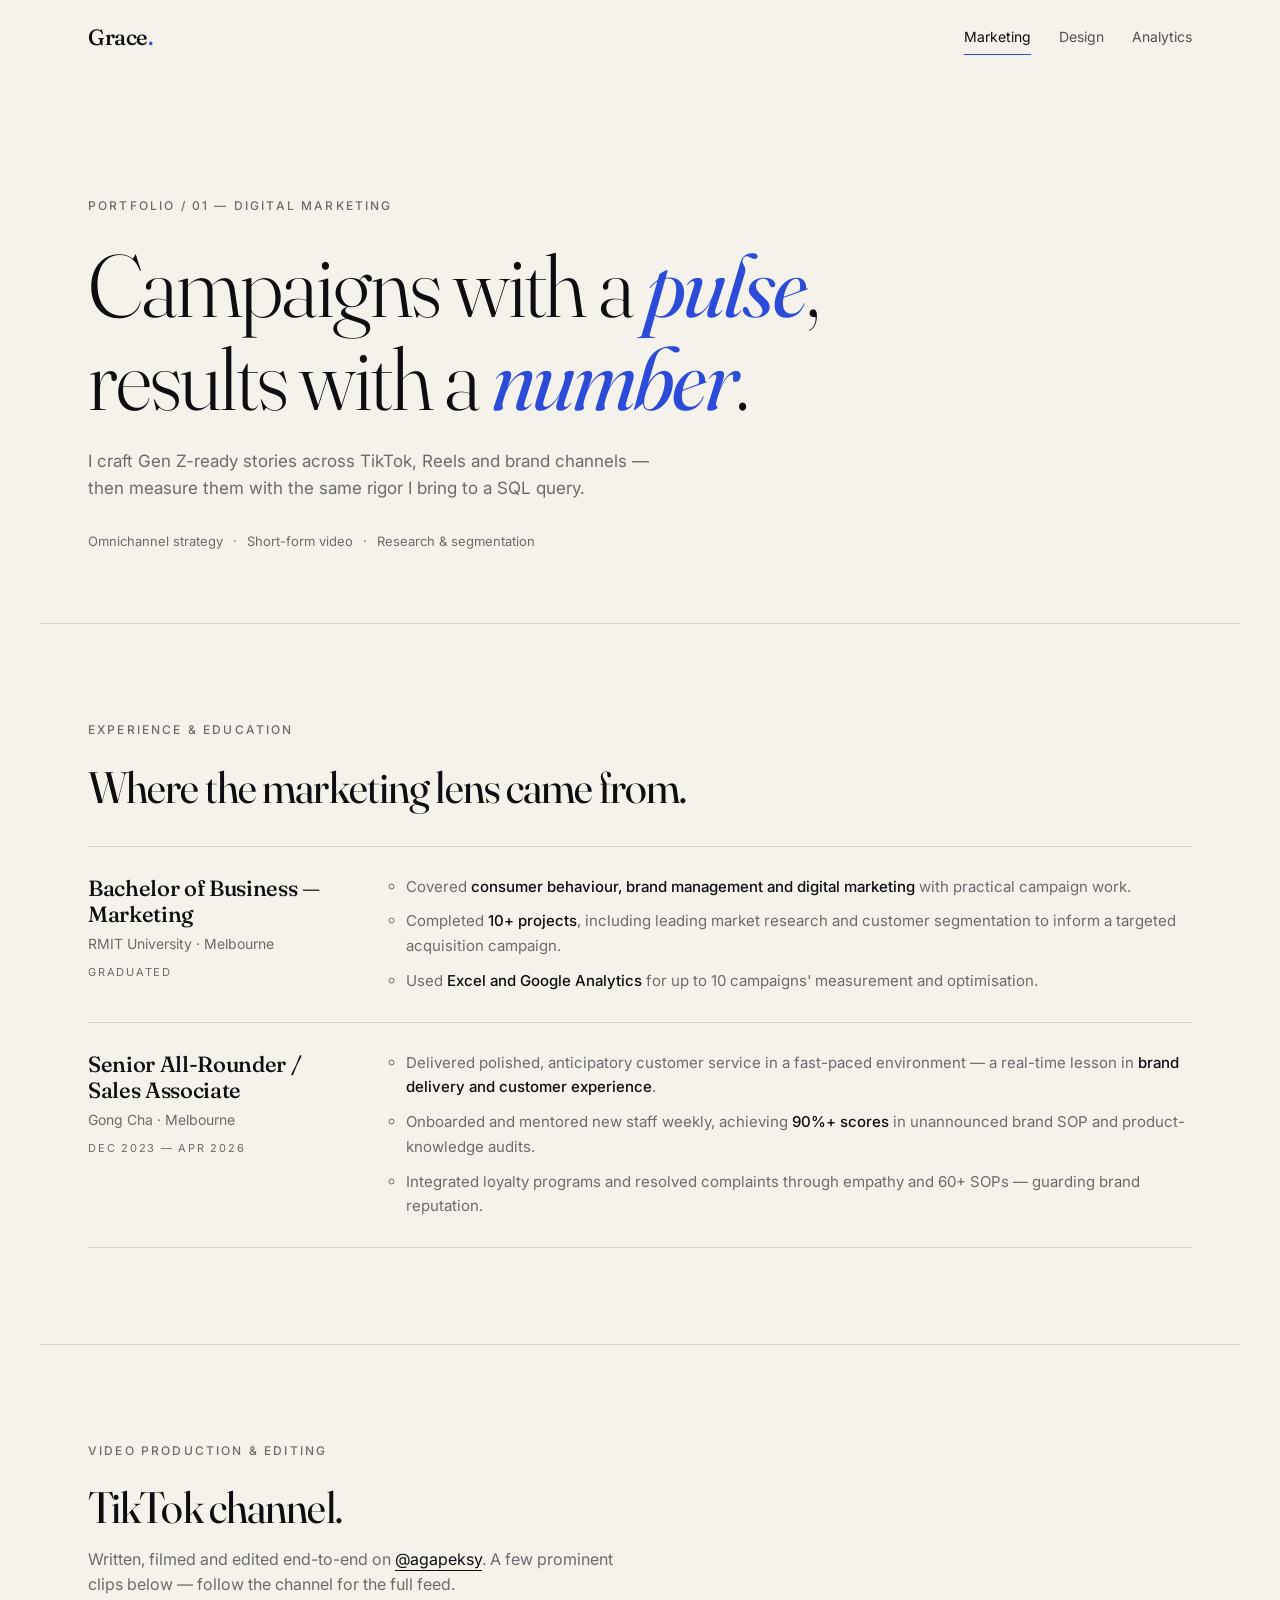
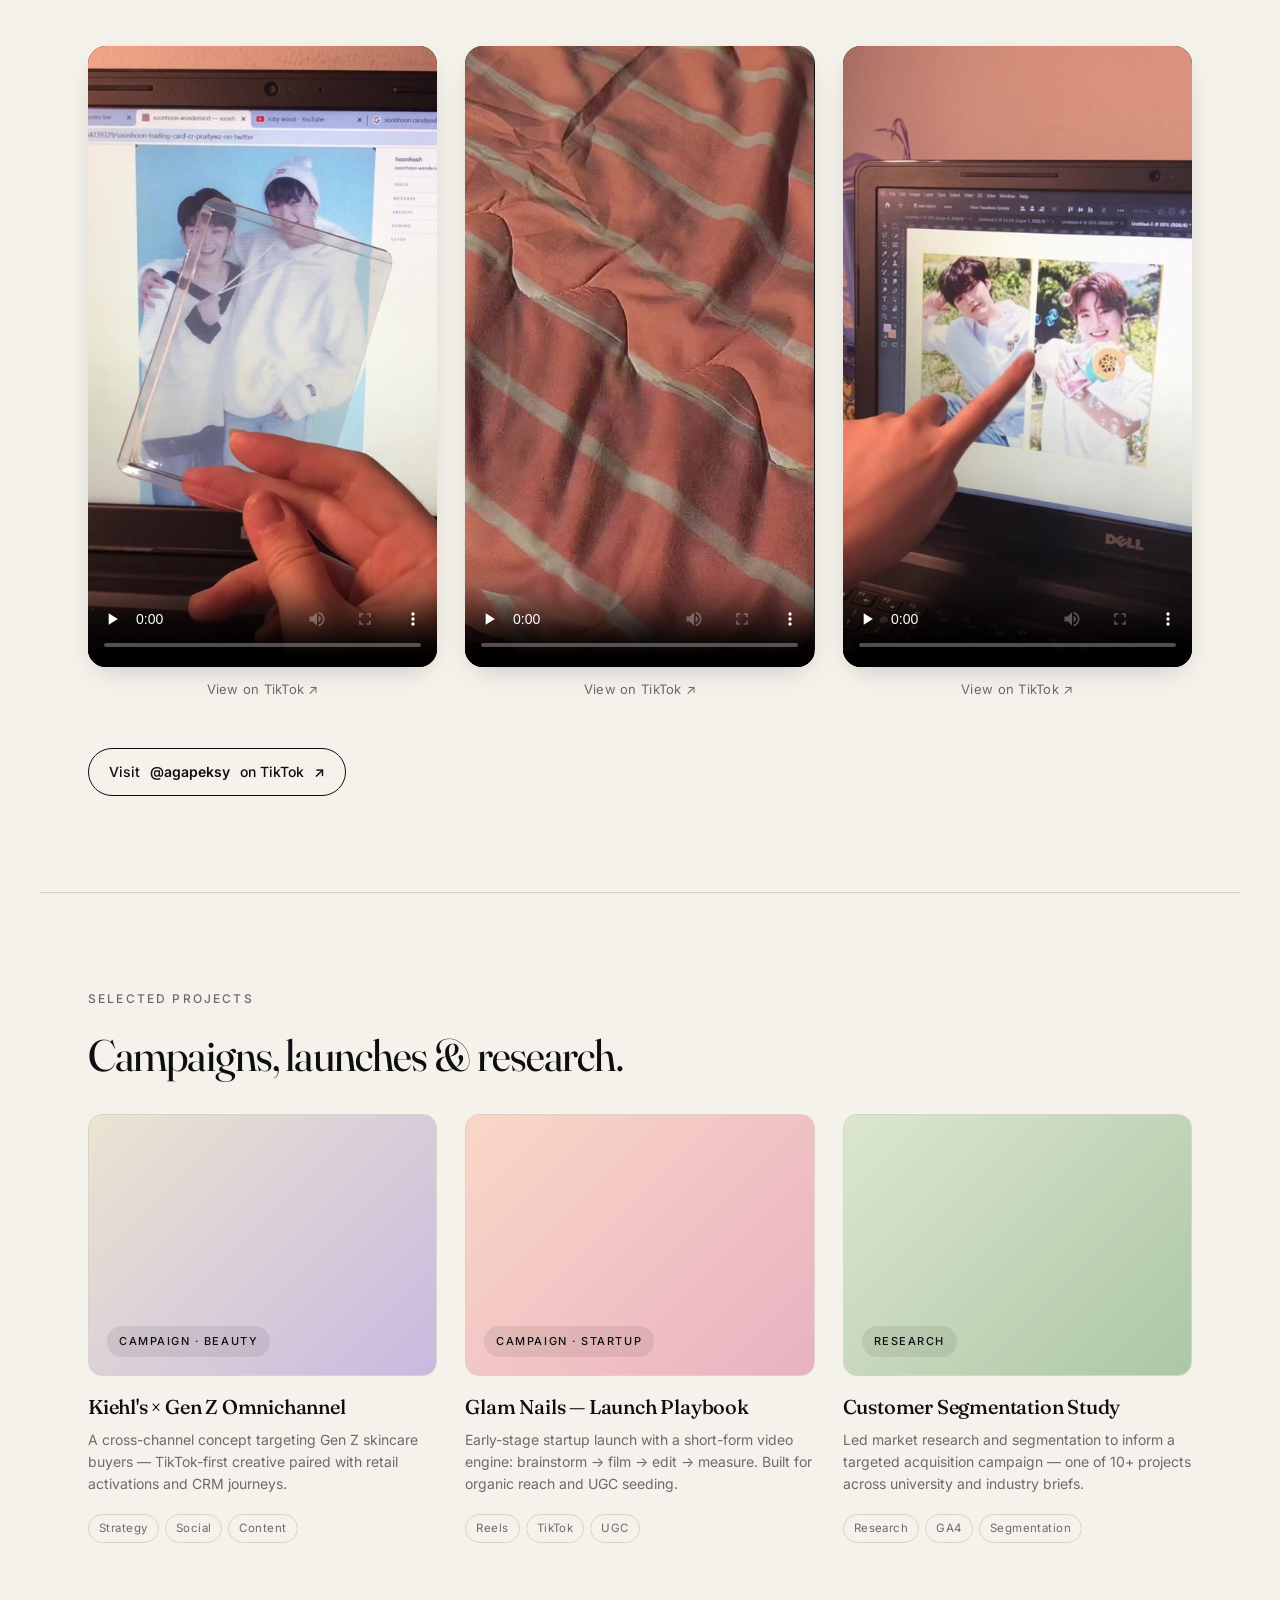
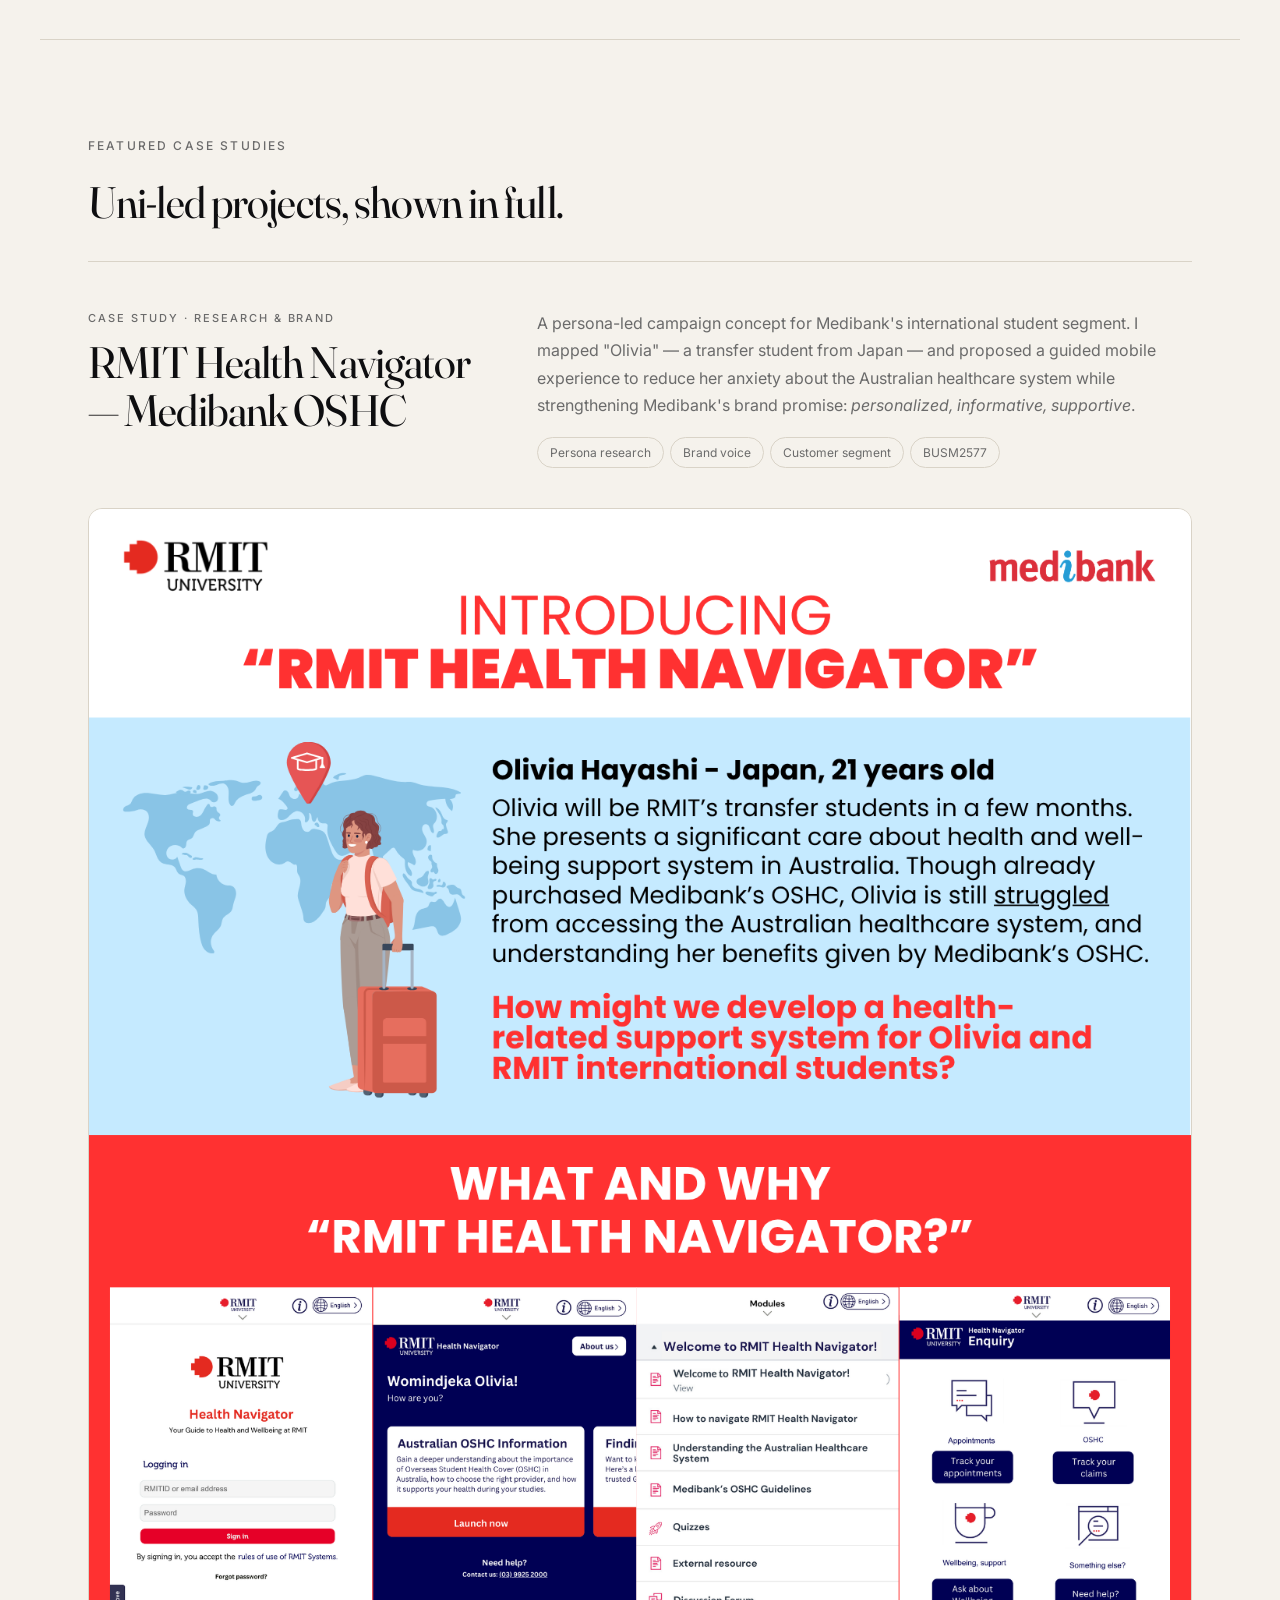
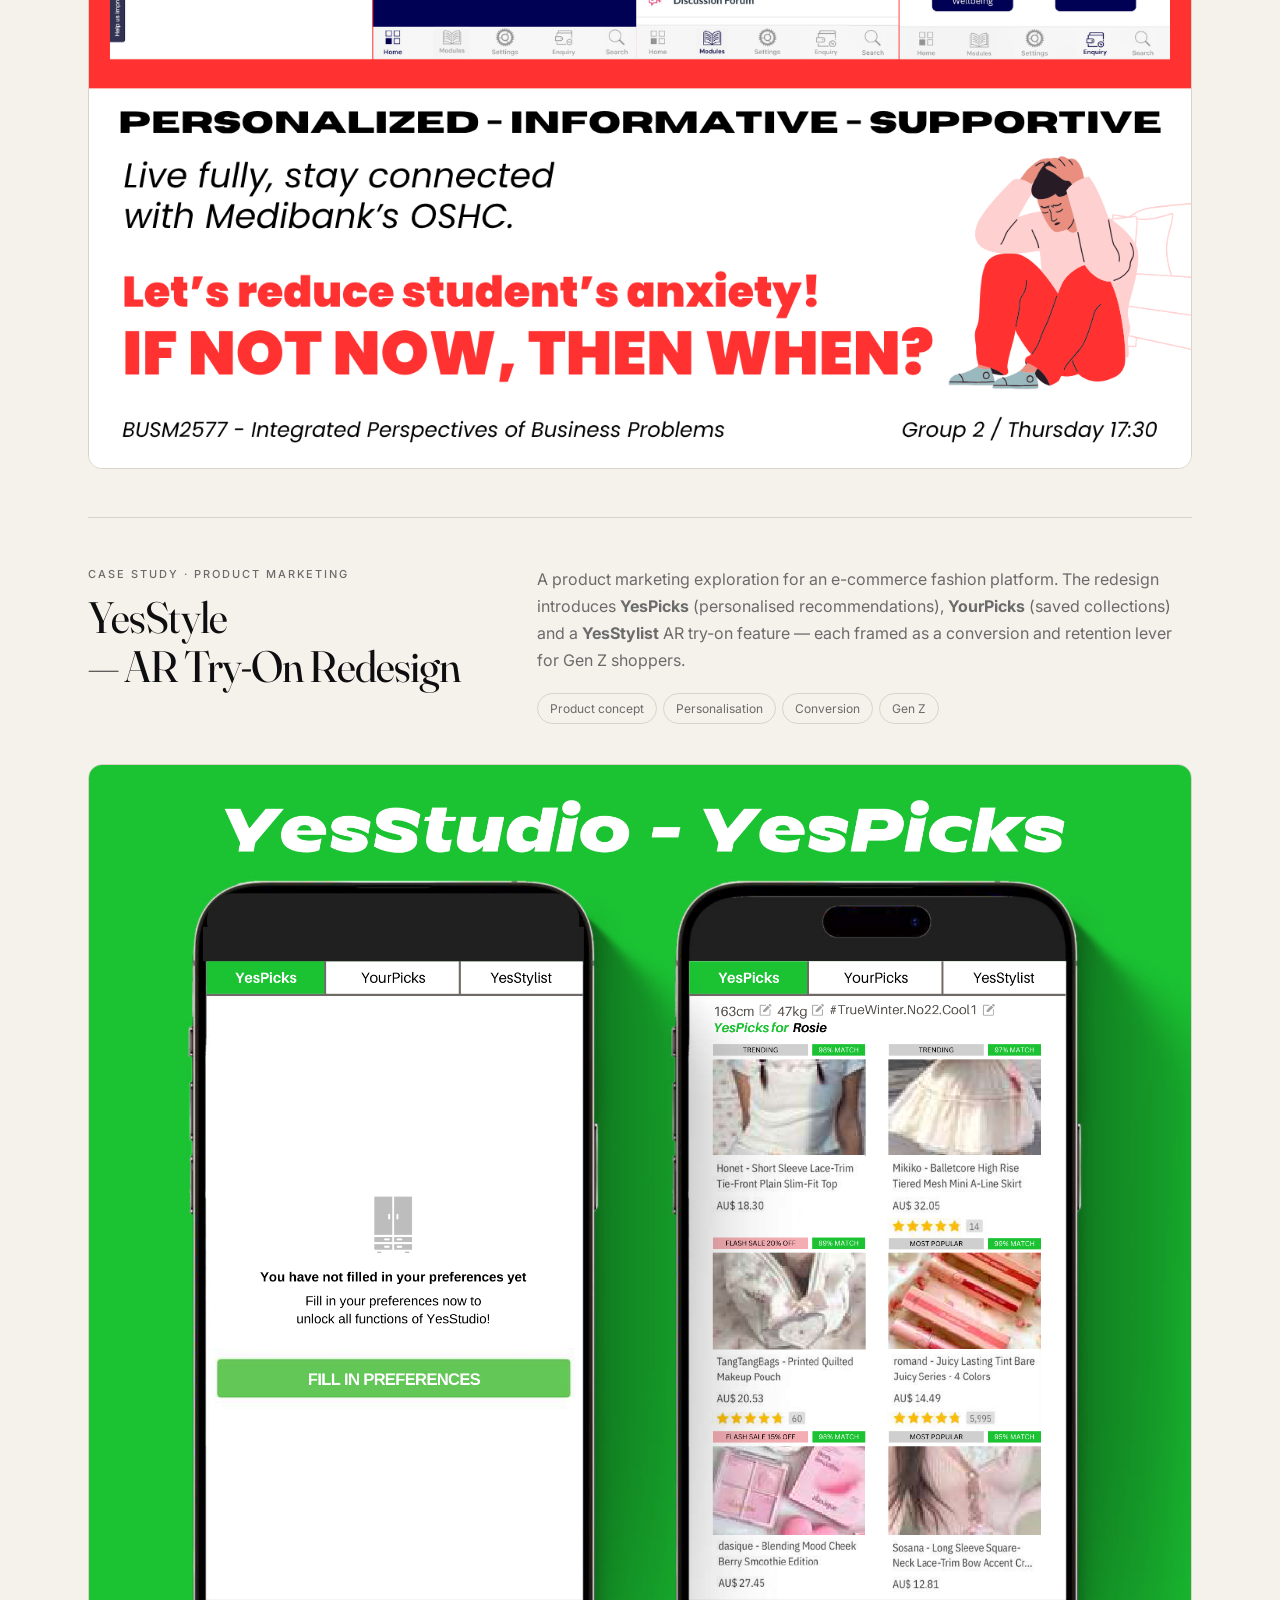
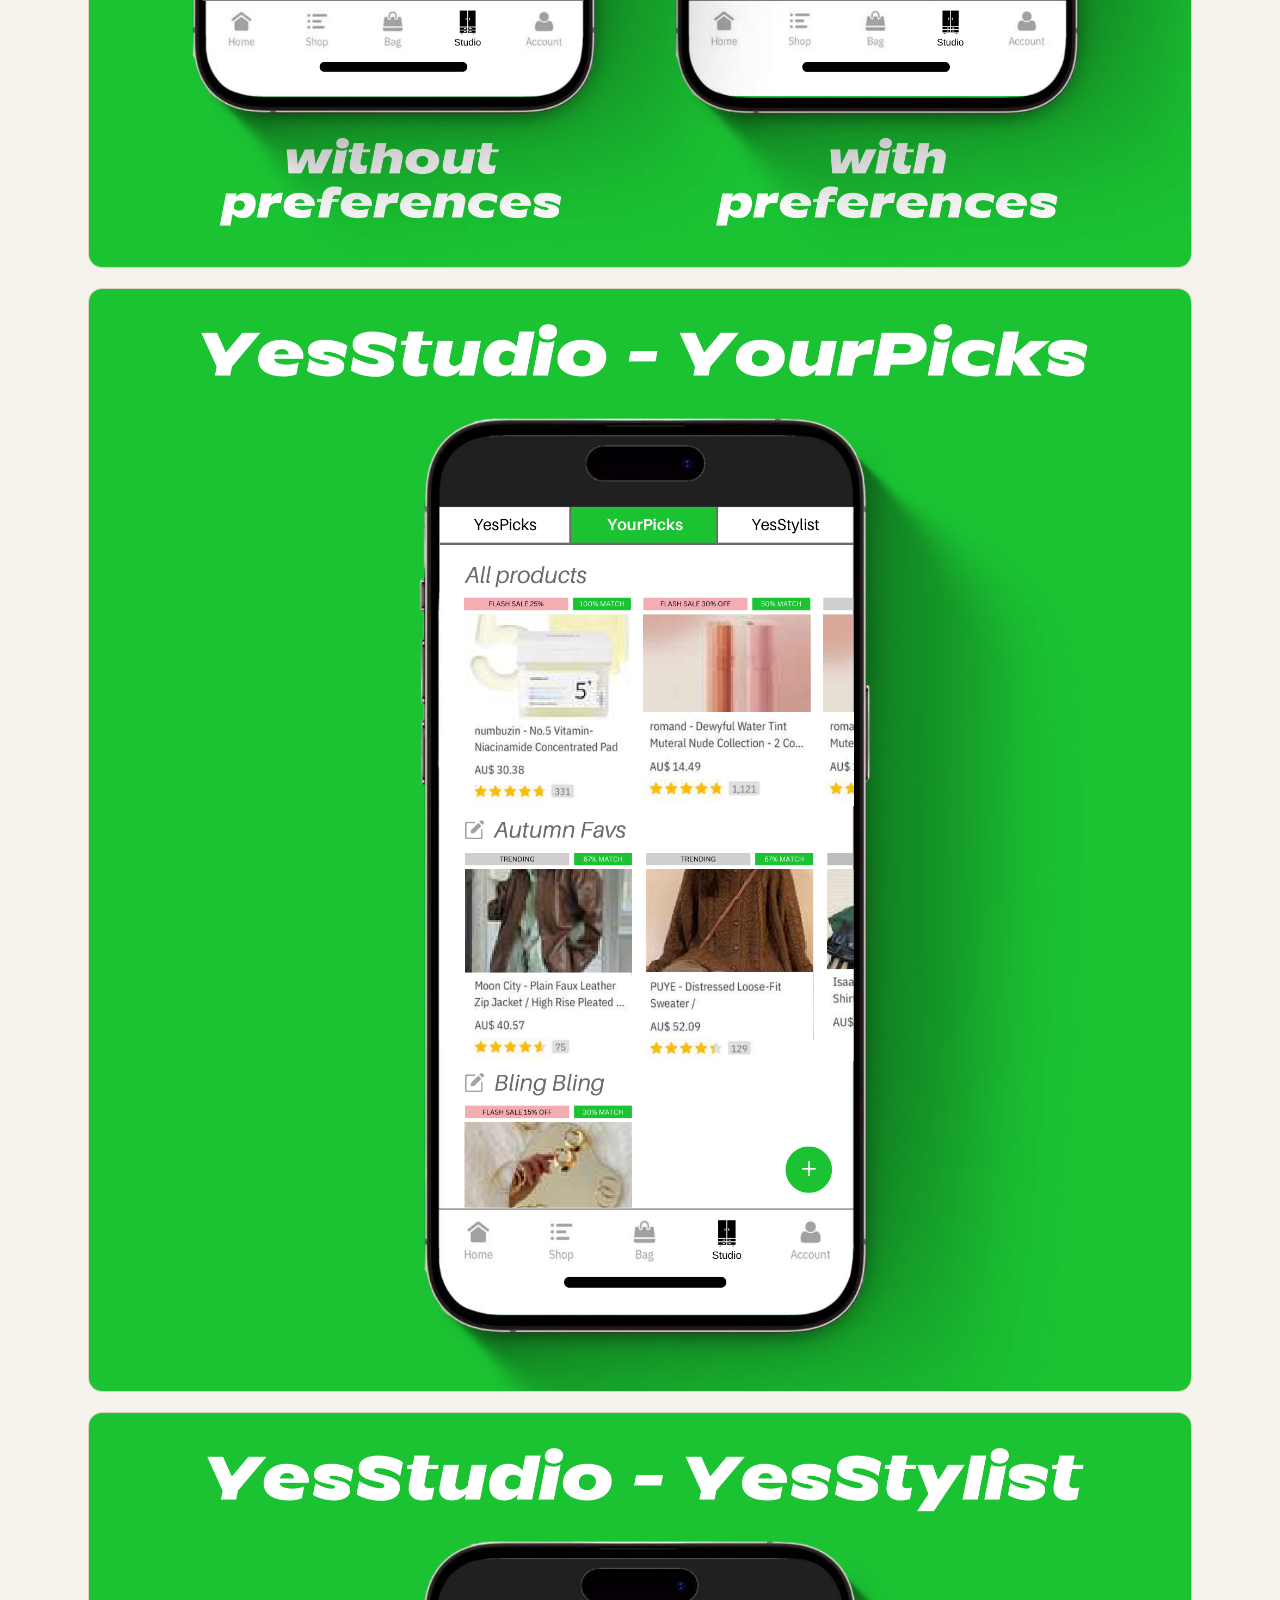
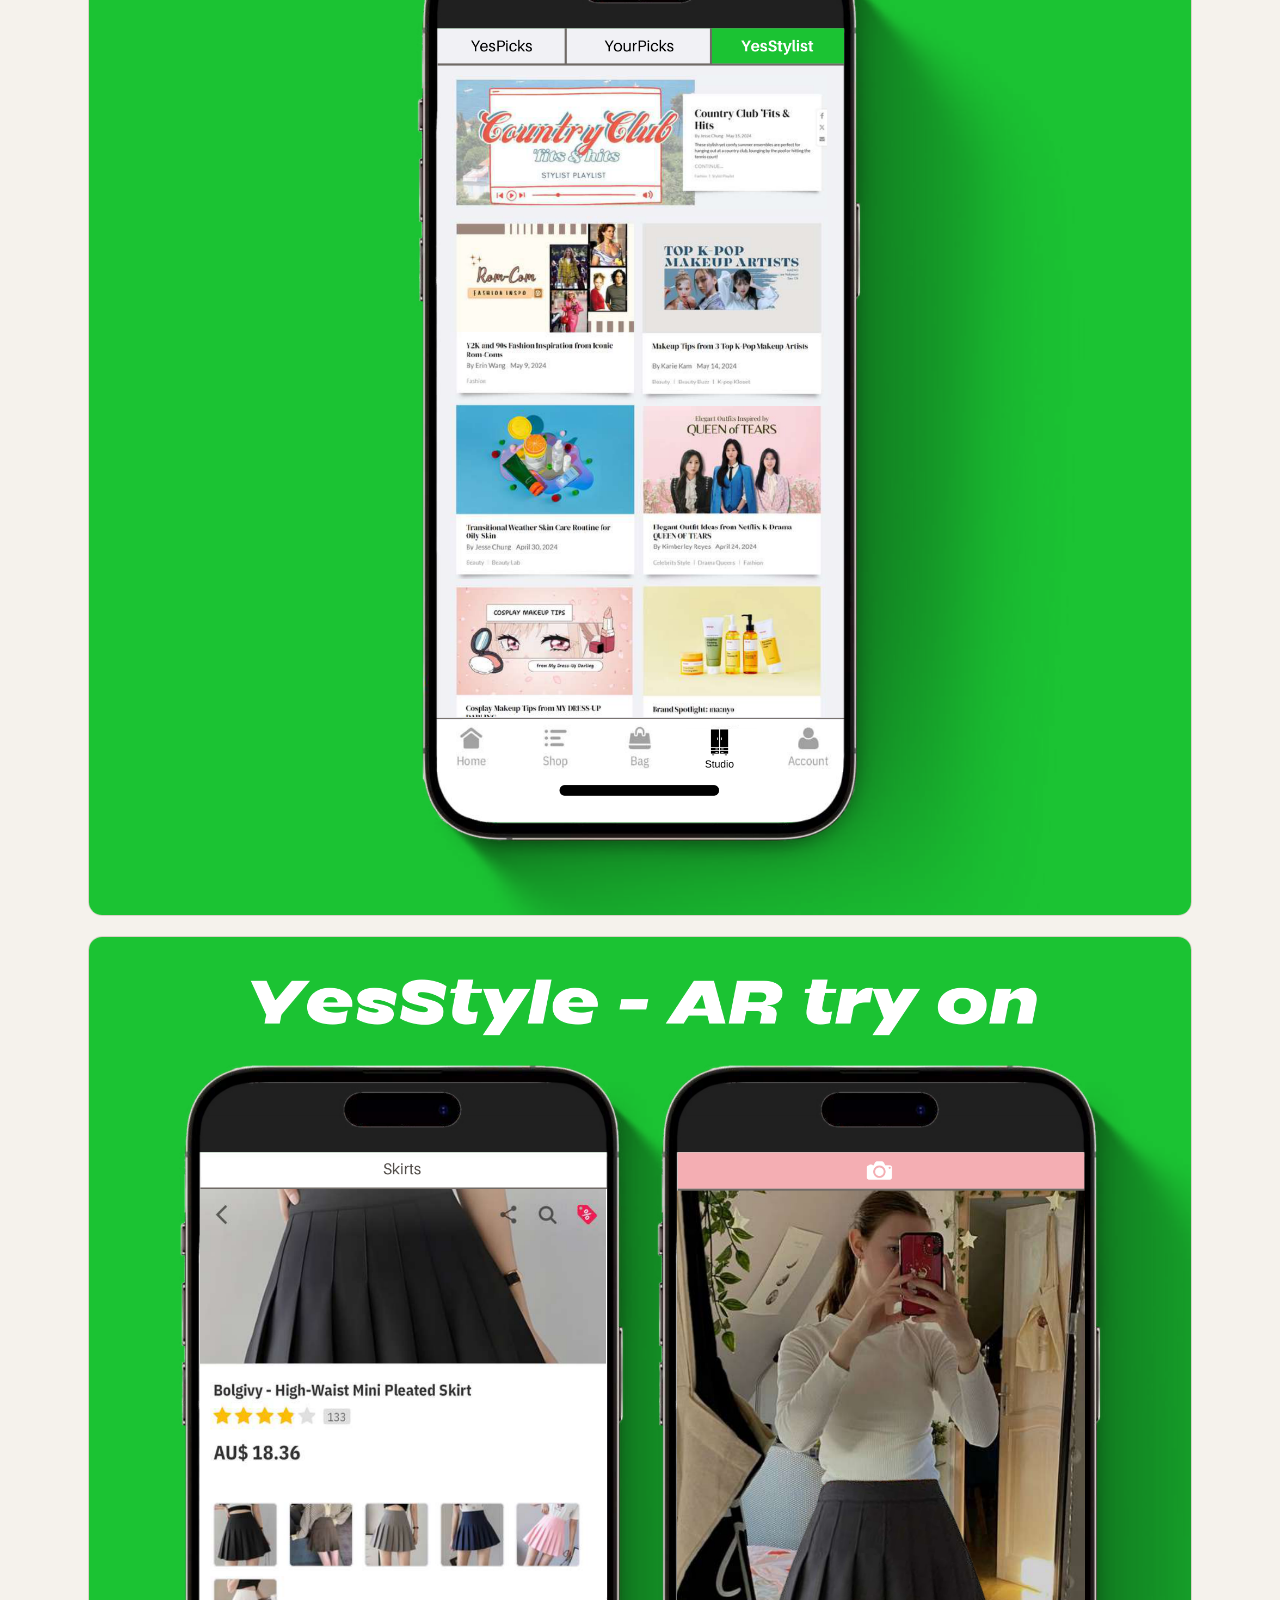
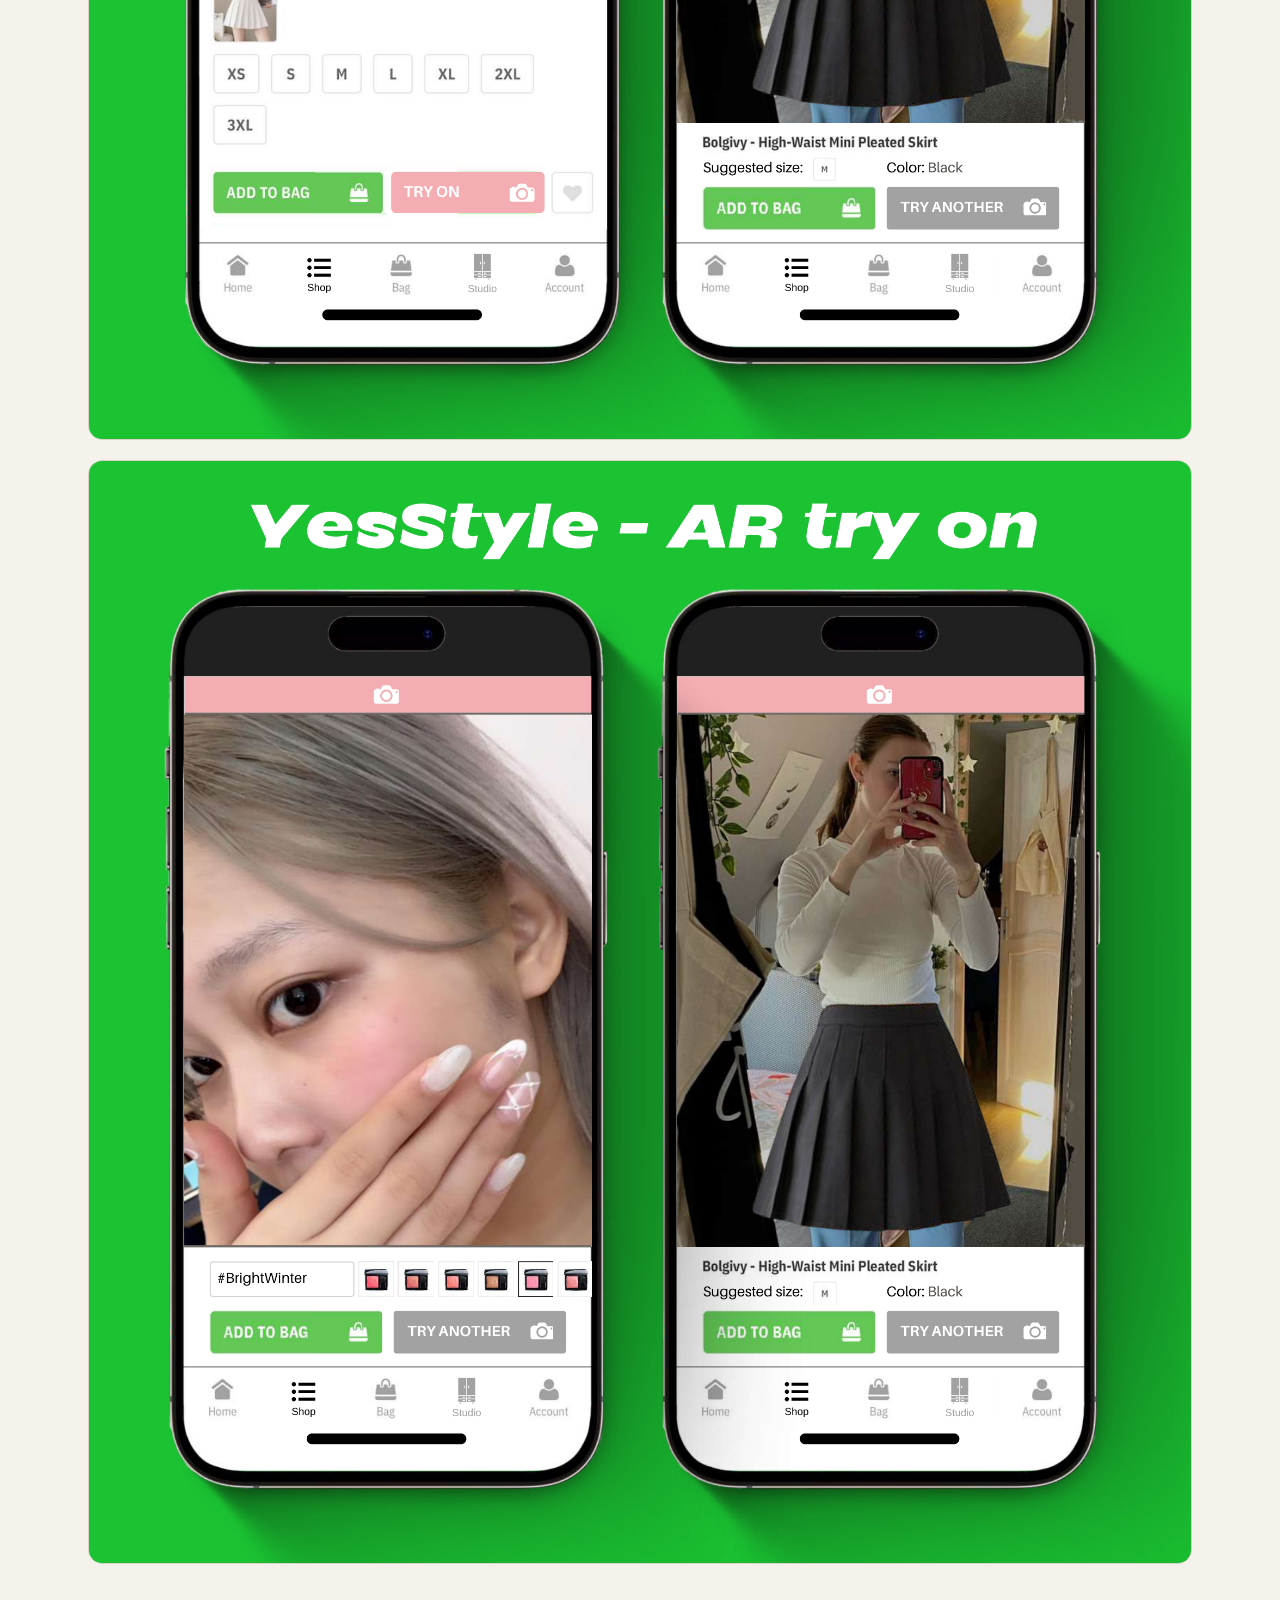
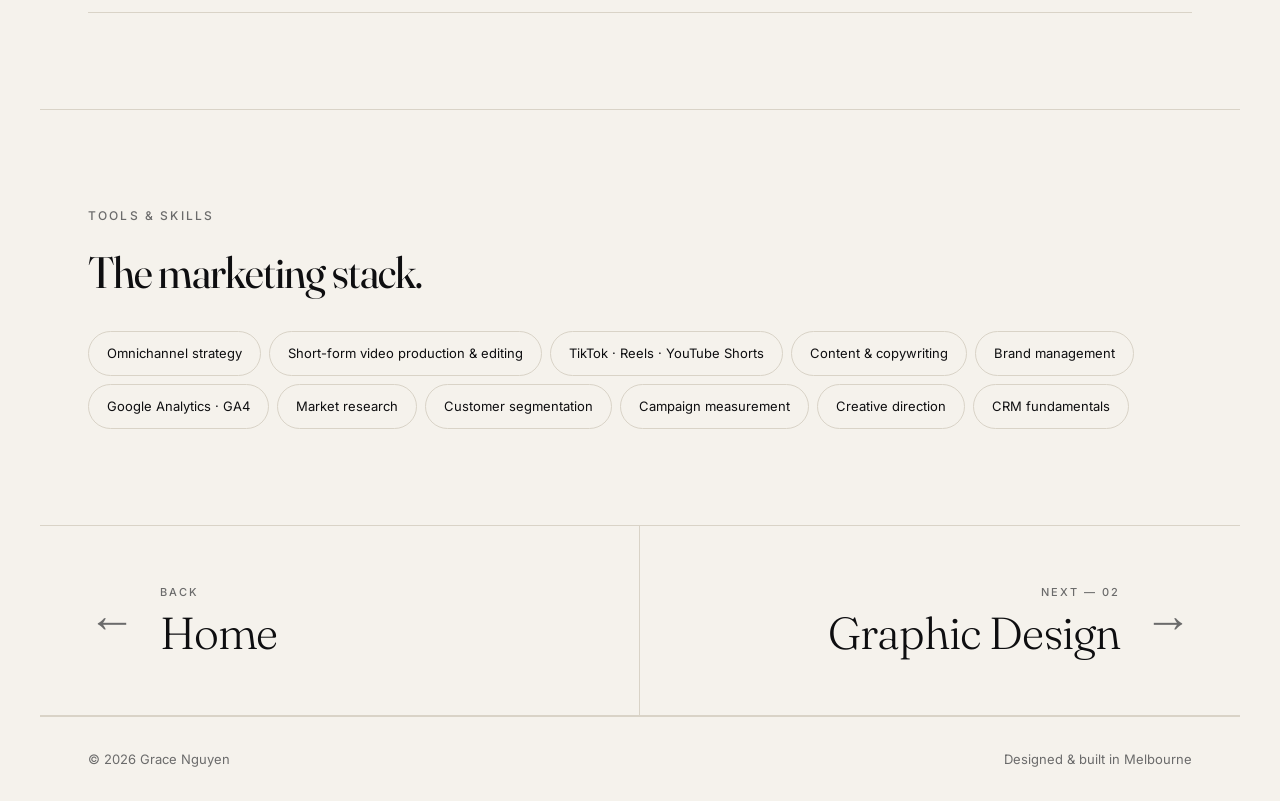
<file: marketing.html>
<!DOCTYPE html>
<html lang="en">
<head>
  <meta charset="UTF-8" />
  <meta name="viewport" content="width=device-width, initial-scale=1.0" />
  <title>Digital Marketing — Grace Nguyen</title>
  <meta name="description" content="Digital marketing work by Grace Nguyen: omnichannel campaigns, Gen Z content, short-form video and customer segmentation." />
  <meta name="theme-color" content="#F5F2EC" />

  <link rel="preconnect" href="https://fonts.googleapis.com" />
  <link rel="preconnect" href="https://fonts.gstatic.com" crossorigin />
  <link href="https://fonts.googleapis.com/css2?family=Fraunces:ital,opsz,wght@0,9..144,300;0,9..144,400;0,9..144,500;1,9..144,400&family=Inter:wght@300;400;500;600&display=swap" rel="stylesheet" />

  <link rel="icon" type="image/x-icon" href="asset/favicon/favicon.ico?v=2" />
  <link rel="icon" type="image/png" sizes="32x32" href="asset/favicon/favicon-32x32.png?v=2" />
  <link rel="icon" type="image/png" sizes="16x16" href="asset/favicon/favicon-16x16.png?v=2" />
  <link rel="apple-touch-icon" sizes="180x180" href="asset/favicon/apple-touch-icon.png?v=2" />
  <link rel="manifest" href="asset/favicon/site.webmanifest?v=2" />

  <link rel="stylesheet" href="styles.css" />
</head>
<body id="top">

  <header class="nav-bar">
    <div class="nav">
      <a href="index.html" class="nav__logo" aria-label="Grace — home">Grace<span class="dot">.</span></a>
      <nav class="nav__links" id="primary-nav">
        <a href="marketing.html" aria-current="page">Marketing</a>
        <a href="design.html">Design</a>
        <a href="analytics.html">Analytics</a>
      </nav>
      <button class="nav__toggle" aria-label="Toggle menu" aria-controls="primary-nav" aria-expanded="false">
        <span></span><span></span>
      </button>
    </div>
  </header>

  <main>

    <!-- PAGE HERO -->
    <section class="page-hero">
      <p class="eyebrow"><a href="index.html" class="crumb">Portfolio</a> <span aria-hidden="true">/</span> <span>01 — Digital Marketing</span></p>
      <h1 class="page-hero__title">Campaigns with a <em>pulse</em>,<br />results with a <em>number</em>.</h1>
      <p class="page-hero__sub">
        I craft Gen Z-ready stories across TikTok, Reels and brand channels — then measure them with the same rigor I bring to a SQL query.
      </p>
      <ul class="page-hero__meta">
        <li>Omnichannel strategy</li>
        <li aria-hidden="true">·</li>
        <li>Short-form video</li>
        <li aria-hidden="true">·</li>
        <li>Research &amp; segmentation</li>
      </ul>
    </section>

    <!-- EXPERIENCE -->
    <section class="experience">
      <p class="section-label">Experience &amp; education</p>
      <h2 class="experience__heading">Where the marketing lens came from.</h2>

      <ul class="exp-list">
        <li class="exp-item">
          <div>
            <p class="exp-item__role">Bachelor of Business — Marketing</p>
            <p class="exp-item__org">RMIT University · Melbourne</p>
            <p class="exp-item__dates">Graduated</p>
          </div>
          <div class="exp-item__body">
            <ul>
              <li>Covered <strong>consumer behaviour, brand management and digital marketing</strong> with practical campaign work.</li>
              <li>Completed <strong>10+ projects</strong>, including leading market research and customer segmentation to inform a targeted acquisition campaign.</li>
              <li>Used <strong>Excel and Google Analytics</strong> for up to 10 campaigns' measurement and optimisation.</li>
            </ul>
          </div>
        </li>

        <li class="exp-item">
          <div>
            <p class="exp-item__role">Senior All-Rounder / Sales Associate</p>
            <p class="exp-item__org">Gong Cha · Melbourne</p>
            <p class="exp-item__dates">Dec 2023 — Apr 2026</p>
          </div>
          <div class="exp-item__body">
            <ul>
              <li>Delivered polished, anticipatory customer service in a fast-paced environment — a real-time lesson in <strong>brand delivery and customer experience</strong>.</li>
              <li>Onboarded and mentored new staff weekly, achieving <strong>90%+ scores</strong> in unannounced brand SOP and product-knowledge audits.</li>
              <li>Integrated loyalty programs and resolved complaints through empathy and 60+ SOPs — guarding brand reputation.</li>
            </ul>
          </div>
        </li>
      </ul>
    </section>

    <!-- TIKTOK CHANNEL -->
    <section class="tiktok-section" id="tiktok">
      <div class="tiktok-section__head">
        <p class="section-label">Video production &amp; editing</p>
        <h2 class="tiktok-section__heading">TikTok channel.</h2>
        <p class="tiktok-section__sub">
          Written, filmed and edited end-to-end on
          <a class="tiktok-section__handle" href="https://www.tiktok.com/@agapeksy" target="_blank" rel="noopener">@agapeksy</a>.
          A few prominent clips below — follow the channel for the full feed.
        </p>
      </div>

      <div class="tiktok-grid">
        <figure class="tiktok-clip">
          <div class="tiktok-clip__frame">
            <video
              class="tiktok-clip__video"
              controls
              playsinline
              preload="none"
              poster="asset/tiktok/clip-1-thumb.jpg"
            >
              <source src="asset/tiktok/clip-1.mp4" type="video/mp4" />
              Your browser doesn't support embedded video.
            </video>
          </div>
          <figcaption class="tiktok-clip__caption">
            <a href="https://www.tiktok.com/@agapeksy/video/7058450215396756763" target="_blank" rel="noopener">
              View on TikTok <span aria-hidden="true">↗</span>
            </a>
          </figcaption>
        </figure>

        <figure class="tiktok-clip">
          <div class="tiktok-clip__frame">
            <video
              class="tiktok-clip__video"
              controls
              playsinline
              preload="none"
              poster="asset/tiktok/clip-2-thumb.jpg"
            >
              <source src="asset/tiktok/clip-2.mp4" type="video/mp4" />
              Your browser doesn't support embedded video.
            </video>
          </div>
          <figcaption class="tiktok-clip__caption">
            <a href="https://www.tiktok.com/@agapeksy/video/7107817195979312410" target="_blank" rel="noopener">
              View on TikTok <span aria-hidden="true">↗</span>
            </a>
          </figcaption>
        </figure>

        <figure class="tiktok-clip">
          <div class="tiktok-clip__frame">
            <video
              class="tiktok-clip__video"
              controls
              playsinline
              preload="none"
              poster="asset/tiktok/clip-3-thumb.jpg"
            >
              <source src="asset/tiktok/clip-3.mp4" type="video/mp4" />
              Your browser doesn't support embedded video.
            </video>
          </div>
          <figcaption class="tiktok-clip__caption">
            <a href="https://www.tiktok.com/@agapeksy/video/7057125527747923226" target="_blank" rel="noopener">
              View on TikTok <span aria-hidden="true">↗</span>
            </a>
          </figcaption>
        </figure>
      </div>

      <p class="tiktok-section__cta">
        <a class="tiktok-section__link" href="https://www.tiktok.com/@agapeksy" target="_blank" rel="noopener">
          Visit <span>@agapeksy</span> on TikTok
          <span aria-hidden="true" class="tiktok-section__arrow">↗</span>
        </a>
      </p>
    </section>

    <!-- PROJECTS -->
    <section class="work" id="work">
      <p class="section-label">Selected projects</p>
      <h2 class="work__heading">Campaigns, launches &amp; research.</h2>

      <div class="grid">
        <article class="card">
          <div class="card__media card__media--gradient" data-gradient="1">
            <span class="card__tag">Campaign · Beauty</span>
          </div>
          <h3>Kiehl's × Gen Z Omnichannel</h3>
          <p>A cross-channel concept targeting Gen Z skincare buyers — TikTok-first creative paired with retail activations and CRM journeys.</p>
          <ul class="card__meta"><li>Strategy</li><li>Social</li><li>Content</li></ul>
        </article>

        <article class="card">
          <div class="card__media card__media--gradient" data-gradient="2">
            <span class="card__tag">Campaign · Startup</span>
          </div>
          <h3>Glam Nails — Launch Playbook</h3>
          <p>Early-stage startup launch with a short-form video engine: brainstorm → film → edit → measure. Built for organic reach and UGC seeding.</p>
          <ul class="card__meta"><li>Reels</li><li>TikTok</li><li>UGC</li></ul>
        </article>

        <article class="card">
          <div class="card__media card__media--gradient" data-gradient="3">
            <span class="card__tag">Research</span>
          </div>
          <h3>Customer Segmentation Study</h3>
          <p>Led market research and segmentation to inform a targeted acquisition campaign — one of 10+ projects across university and industry briefs.</p>
          <ul class="card__meta"><li>Research</li><li>GA4</li><li>Segmentation</li></ul>
        </article>
      </div>
    </section>

    <!-- CASE STUDIES (full-size) -->
    <section class="case-studies">
      <p class="section-label">Featured case studies</p>
      <h2 class="case-studies__heading">Uni-led projects, shown in full.</h2>

      <article class="case">
        <header class="case__header">
          <div>
            <p class="case__tag">Case study · Research &amp; brand</p>
            <h3 class="case__title">RMIT Health Navigator<br />— Medibank OSHC</h3>
          </div>
          <div>
            <p class="case__desc">A persona-led campaign concept for Medibank's international student segment. I mapped "Olivia" — a transfer student from Japan — and proposed a guided mobile experience to reduce her anxiety about the Australian healthcare system while strengthening Medibank's brand promise: <em>personalized, informative, supportive</em>.</p>
            <ul class="case__meta"><li>Persona research</li><li>Brand voice</li><li>Customer segment</li><li>BUSM2577</li></ul>
          </div>
        </header>
        <div class="case__media">
          <a class="case__frame" href="portfolio/uni-projects/medibank-app-development-mockups.png" target="_blank" rel="noopener">
            <img src="portfolio/uni-projects/medibank-app-development-mockups.png" alt="Full poster of the RMIT Health Navigator campaign concept for Medibank OSHC" loading="lazy" />
          </a>
        </div>
      </article>

      <article class="case">
        <header class="case__header">
          <div>
            <p class="case__tag">Case study · Product marketing</p>
            <h3 class="case__title">YesStyle<br />— AR Try-On Redesign</h3>
          </div>
          <div>
            <p class="case__desc">A product marketing exploration for an e-commerce fashion platform. The redesign introduces <strong>YesPicks</strong> (personalised recommendations), <strong>YourPicks</strong> (saved collections) and a <strong>YesStylist</strong> AR try-on feature — each framed as a conversion and retention lever for Gen Z shoppers.</p>
            <ul class="case__meta"><li>Product concept</li><li>Personalisation</li><li>Conversion</li><li>Gen Z</li></ul>
          </div>
        </header>
        <div class="case__media">
          <a class="case__frame" href="portfolio/uni-projects/yesstyle/page-1.png" target="_blank" rel="noopener">
            <img src="portfolio/uni-projects/yesstyle/page-1.png" alt="YesStyle redesign — YesPicks onboarding and personalised recommendations" loading="lazy" />
          </a>
          <a class="case__frame" href="portfolio/uni-projects/yesstyle/page-2.png" target="_blank" rel="noopener">
            <img src="portfolio/uni-projects/yesstyle/page-2.png" alt="YesStyle redesign — YourPicks saved collections and flash sale placements" loading="lazy" />
          </a>
          <a class="case__frame" href="portfolio/uni-projects/yesstyle/page-3.png" target="_blank" rel="noopener">
            <img src="portfolio/uni-projects/yesstyle/page-3.png" alt="YesStyle redesign — YesStylist personalised styling flow" loading="lazy" />
          </a>
          <a class="case__frame" href="portfolio/uni-projects/yesstyle/page-4.png" target="_blank" rel="noopener">
            <img src="portfolio/uni-projects/yesstyle/page-4.png" alt="YesStyle redesign — AR try-on, skirts and midi dresses category" loading="lazy" />
          </a>
          <a class="case__frame" href="portfolio/uni-projects/yesstyle/page-5.png" target="_blank" rel="noopener">
            <img src="portfolio/uni-projects/yesstyle/page-5.png" alt="YesStyle redesign — AR try-on continued with sizing and colour options" loading="lazy" />
          </a>
        </div>
      </article>
    </section>

    <!-- SKILLS -->
    <section class="skills-section">
      <p class="section-label">Tools &amp; skills</p>
      <h2 class="skills-section__heading">The marketing stack.</h2>
      <ul class="skills">
        <li>Omnichannel strategy</li>
        <li>Short-form video production &amp; editing</li>
        <li>TikTok · Reels · YouTube Shorts</li>
        <li>Content &amp; copywriting</li>
        <li>Brand management</li>
        <li>Google Analytics · GA4</li>
        <li>Market research</li>
        <li>Customer segmentation</li>
        <li>Campaign measurement</li>
        <li>Creative direction</li>
        <li>CRM fundamentals</li>
      </ul>
    </section>

  </main>

  <!-- FOOTER NAV: Home | Next -->
  <nav class="page-footer-nav" aria-label="Section navigation">
    <a class="pager pager--home" href="index.html">
      <span class="pager__arrow" aria-hidden="true">←</span>
      <span class="pager__copy">
        <span class="pager__label">Back</span>
        <span class="pager__title">Home</span>
      </span>
    </a>
    <a class="pager pager--next" href="design.html">
      <span class="pager__copy">
        <span class="pager__label">Next — 02</span>
        <span class="pager__title">Graphic Design</span>
      </span>
      <span class="pager__arrow" aria-hidden="true">→</span>
    </a>
  </nav>

  <footer class="footer">
    <span>© 2026 Grace Nguyen</span>
    <span>Designed &amp; built in Melbourne</span>
  </footer>

  <script src="script.js" defer></script>
</body>
</html>
</file>
<file: styles.css>
:root {
  --bg: #F5F2EC;
  --bg-elev: #EFEADF;
  --ink: #0E0E10;
  --muted: #6B6B6B;
  --line: #D9D3C7;
  --accent: #2C4BD8;
  --radius: 14px;
  --radius-lg: 20px;
  --maxw: 1200px;
  --ease: cubic-bezier(.2,.7,.2,1);
}

*,
*::before,
*::after { box-sizing: border-box; }

html {
  scroll-behavior: smooth;
  -webkit-text-size-adjust: 100%;
}

body {
  margin: 0;
  font-family: 'Inter', system-ui, -apple-system, "Segoe UI", sans-serif;
  background: var(--bg);
  color: var(--ink);
  font-size: 16px;
  line-height: 1.6;
  -webkit-font-smoothing: antialiased;
  -moz-osx-font-smoothing: grayscale;
  text-rendering: optimizeLegibility;
}

img { max-width: 100%; display: block; }

h1, h2, h3 {
  font-family: 'Fraunces', Georgia, "Times New Roman", serif;
  font-weight: 400;
  letter-spacing: -0.02em;
  line-height: 1.05;
  font-variation-settings: "opsz" 96;
}

a { color: inherit; }

::selection { background: var(--ink); color: var(--bg); }

/* Container helper */
.nav,
.hero,
.about,
.work,
.contact,
.footer__inner {
  max-width: var(--maxw);
  margin: 0 auto;
  padding-left: clamp(20px, 4vw, 48px);
  padding-right: clamp(20px, 4vw, 48px);
}

/* ---------- NAV ---------- */
.nav-bar {
  position: sticky;
  top: 0;
  z-index: 30;
  background: color-mix(in srgb, var(--bg) 82%, transparent);
  backdrop-filter: saturate(140%) blur(12px);
  -webkit-backdrop-filter: saturate(140%) blur(12px);
  border-bottom: 1px solid transparent;
  transition: border-color .25s var(--ease), background .25s var(--ease);
}

.nav-bar.is-scrolled { border-bottom-color: var(--line); }

.nav {
  display: flex;
  align-items: center;
  justify-content: space-between;
  padding-top: 20px;
  padding-bottom: 20px;
}

.nav__logo {
  font-family: 'Fraunces', serif;
  font-size: 22px;
  text-decoration: none;
  color: var(--ink);
  letter-spacing: -0.02em;
  font-weight: 500;
}

.nav__logo .dot { color: var(--accent); }

.nav__links {
  display: flex;
  gap: 28px;
}

.nav__links a {
  text-decoration: none;
  color: var(--ink);
  font-size: 14px;
  opacity: 0.7;
  transition: opacity .2s var(--ease);
  padding: 6px 0;
}

.nav__links a:hover,
.nav__links a:focus-visible { opacity: 1; }

.nav__toggle {
  display: none;
  background: none;
  border: 1px solid var(--line);
  border-radius: 999px;
  padding: 10px 12px;
  cursor: pointer;
  gap: 4px;
  flex-direction: column;
  align-items: center;
  justify-content: center;
}

.nav__toggle span {
  width: 18px;
  height: 1.5px;
  background: var(--ink);
  display: block;
  transition: transform .25s var(--ease), opacity .25s var(--ease);
}

/* ---------- HERO ---------- */
.hero {
  padding-top: clamp(56px, 12vw, 140px);
  padding-bottom: clamp(64px, 12vw, 140px);
}

.eyebrow,
.section-label {
  font-size: 12px;
  letter-spacing: 0.18em;
  text-transform: uppercase;
  color: var(--muted);
  margin: 0 0 24px;
  font-weight: 500;
}

.hero__title {
  font-size: clamp(44px, 9vw, 112px);
  margin: 0 0 28px;
  font-weight: 300;
  max-width: 14ch;
}

.hero__title em {
  font-style: italic;
  color: var(--accent);
  font-weight: 400;
}

.hero__sub {
  max-width: 560px;
  color: var(--muted);
  font-size: 17px;
  margin: 0 0 36px;
}

.hero__cta {
  display: flex;
  gap: 12px;
  margin-bottom: 56px;
  flex-wrap: wrap;
}

.btn {
  display: inline-flex;
  align-items: center;
  gap: 10px;
  padding: 14px 22px;
  border-radius: 999px;
  text-decoration: none;
  font-size: 14px;
  font-weight: 500;
  border: 1px solid var(--ink);
  transition: transform .2s var(--ease),
              background .2s var(--ease),
              color .2s var(--ease),
              border-color .2s var(--ease);
  cursor: pointer;
}

.btn:hover { transform: translateY(-1px); }
.btn:active { transform: translateY(0); }

.btn--primary {
  background: var(--ink);
  color: var(--bg);
}

.btn--primary:hover {
  background: var(--accent);
  border-color: var(--accent);
}

.btn--ghost {
  background: transparent;
  color: var(--ink);
}

.btn--ghost:hover {
  background: var(--ink);
  color: var(--bg);
}

.hero__meta {
  list-style: none;
  padding: 0;
  margin: 0;
  display: flex;
  gap: 10px;
  flex-wrap: wrap;
  font-size: 13px;
  color: var(--muted);
}

/* ---------- ABOUT ---------- */
.about {
  padding-top: clamp(56px, 9vw, 112px);
  padding-bottom: clamp(56px, 9vw, 112px);
  border-top: 1px solid var(--line);
}

.about__grid {
  display: grid;
  grid-template-columns: 1fr 1.35fr;
  gap: clamp(32px, 6vw, 80px);
  align-items: start;
}

.about__grid h2 {
  font-size: clamp(28px, 4vw, 48px);
  margin: 0;
  max-width: 14ch;
}

.about__body p {
  font-size: 17px;
  color: var(--muted);
  margin: 0 0 32px;
  max-width: 58ch;
}

.about__body em {
  color: var(--ink);
  font-style: italic;
}

.pillars {
  list-style: none;
  padding: 0;
  margin: 0;
  border-top: 1px solid var(--line);
}

.pillars li {
  padding: 18px 0;
  border-bottom: 1px solid var(--line);
  display: grid;
  grid-template-columns: 140px 1fr;
  gap: 20px;
  align-items: baseline;
  color: var(--muted);
  font-size: 15px;
}

.pillars strong {
  color: var(--ink);
  font-weight: 500;
  font-size: 14px;
  letter-spacing: 0.02em;
}

/* ---------- WORK ---------- */
.work {
  padding-top: clamp(56px, 9vw, 112px);
  padding-bottom: clamp(56px, 9vw, 112px);
  border-top: 1px solid var(--line);
}

.work__header h2 {
  font-size: clamp(28px, 4vw, 48px);
  margin: 0 0 36px;
}

.filters {
  display: flex;
  flex-wrap: wrap;
  gap: 8px;
  margin-bottom: 48px;
}

.filter {
  padding: 10px 16px;
  border-radius: 999px;
  background: transparent;
  border: 1px solid var(--line);
  color: var(--muted);
  font: inherit;
  font-size: 13px;
  cursor: pointer;
  transition: color .2s var(--ease),
              border-color .2s var(--ease),
              background .2s var(--ease);
}

.filter:hover {
  color: var(--ink);
  border-color: var(--ink);
}

.filter.is-active {
  background: var(--ink);
  color: var(--bg);
  border-color: var(--ink);
}

.grid {
  display: grid;
  grid-template-columns: repeat(auto-fill, minmax(280px, 1fr));
  gap: 32px 28px;
}

.card {
  display: flex;
  flex-direction: column;
  gap: 10px;
  transition: opacity .35s var(--ease), transform .35s var(--ease);
}

.card.is-hidden { display: none; }

.card--wide { grid-column: span 2; }

.card__media {
  position: relative;
  aspect-ratio: 4 / 3;
  border-radius: var(--radius);
  overflow: hidden;
  background: var(--bg-elev);
  display: flex;
  align-items: flex-end;
  padding: 18px;
  border: 1px solid var(--line);
  transition: transform .4s var(--ease), box-shadow .4s var(--ease);
  text-decoration: none;
}

.card__media:hover {
  transform: translateY(-3px);
  box-shadow: 0 20px 40px -22px rgba(14,14,16,0.25);
}

.card__media img {
  position: absolute;
  inset: 0;
  width: 100%;
  height: 100%;
  object-fit: cover;
  transition: transform .6s var(--ease);
}

.card__media:hover img { transform: scale(1.03); }

/* Non-clickable thumbnail — show the image at its full aspect ratio */
.card__media--static {
  cursor: default;
  aspect-ratio: auto;
  padding: 0;
}
.card__media--static img {
  position: static;
  width: 100%;
  height: auto;
  object-fit: contain;
}
.card__media--static:hover {
  transform: none;
  box-shadow: none;
}
.card__media--static:hover img { transform: none; }

.card__tag {
  position: relative;
  z-index: 1;
  font-size: 11px;
  letter-spacing: 0.14em;
  text-transform: uppercase;
  background: rgba(14,14,16,0.08);
  color: var(--ink);
  padding: 7px 12px;
  border-radius: 999px;
  backdrop-filter: blur(4px);
  font-weight: 500;
}

/* Marketing gradient placeholders (no images yet) */
.card__media--gradient { align-items: flex-end; }
.card__media--gradient[data-gradient="1"] {
  background: linear-gradient(135deg, #EBE4D1 0%, #C9B9E0 100%);
}
.card__media--gradient[data-gradient="2"] {
  background: linear-gradient(135deg, #FAD7C7 0%, #E9B1C1 100%);
}
.card__media--gradient[data-gradient="3"] {
  background: linear-gradient(135deg, #DCE6CF 0%, #ACC7A5 100%);
}

/* Analytics stat tile */
.card__media--stat {
  background: var(--ink);
  color: var(--bg);
  padding: 28px;
  align-items: flex-end;
  justify-content: flex-start;
  border-color: var(--ink);
}

.stat {
  display: flex;
  flex-direction: column;
  gap: 8px;
}

.stat__num {
  font-family: 'Fraunces', serif;
  font-size: clamp(56px, 9vw, 88px);
  line-height: 1;
  letter-spacing: -0.03em;
  font-weight: 400;
  color: var(--bg);
}

.stat__num small {
  font-size: 0.5em;
  color: var(--accent);
  margin-left: 2px;
  vertical-align: top;
}

.stat__label {
  font-size: 13px;
  color: rgba(245, 242, 236, 0.65);
  max-width: 220px;
  line-height: 1.45;
}

.card h3 {
  font-size: 20px;
  margin: 10px 0 2px;
  letter-spacing: -0.01em;
  font-weight: 500;
  font-variation-settings: "opsz" 24;
}

.card p {
  color: var(--muted);
  font-size: 14px;
  margin: 0;
  line-height: 1.55;
}

.card__meta {
  display: flex;
  gap: 6px;
  flex-wrap: wrap;
  list-style: none;
  padding: 0;
  margin: 10px 0 0;
  font-size: 11.5px;
  color: var(--muted);
  letter-spacing: 0.04em;
}

.card__meta li {
  padding: 4px 10px;
  border: 1px solid var(--line);
  border-radius: 999px;
}

/* ---------- CONTACT ---------- */
.contact {
  padding-top: clamp(64px, 11vw, 140px);
  padding-bottom: clamp(64px, 11vw, 140px);
  border-top: 1px solid var(--line);
}

.contact h2 {
  font-size: clamp(40px, 7vw, 96px);
  margin: 0 0 20px;
  max-width: 16ch;
  font-weight: 300;
}

.contact__sub {
  color: var(--muted);
  margin: 0 0 36px;
  font-size: 17px;
}

.contact__links {
  list-style: none;
  padding: 0;
  margin: 0;
  display: flex;
  flex-wrap: wrap;
  gap: 28px;
}

.contact__links a {
  color: var(--ink);
  text-decoration: none;
  border-bottom: 1px solid var(--ink);
  padding-bottom: 3px;
  font-size: 15px;
  transition: color .2s var(--ease), border-color .2s var(--ease);
}

.contact__links a:hover {
  color: var(--accent);
  border-color: var(--accent);
}

/* ---------- FOOTER ---------- */
.footer {
  border-top: 1px solid var(--line);
  padding: 32px clamp(20px, 4vw, 48px);
  display: flex;
  justify-content: space-between;
  flex-wrap: wrap;
  gap: 8px;
  font-size: 13px;
  color: var(--muted);
  max-width: var(--maxw);
  margin: 0 auto;
}

/* ---------- RESPONSIVE ---------- */
@media (max-width: 860px) {
  .about__grid { grid-template-columns: 1fr; gap: 28px; }
  .card--wide { grid-column: span 1; }
  .pillars li { grid-template-columns: 120px 1fr; gap: 16px; }
}

@media (max-width: 640px) {
  .nav__links {
    display: none;
    position: absolute;
    top: 100%;
    left: 0;
    right: 0;
    background: var(--bg);
    flex-direction: column;
    padding: 16px clamp(20px, 4vw, 48px) 24px;
    gap: 4px;
    border-bottom: 1px solid var(--line);
    box-shadow: 0 24px 32px -24px rgba(14,14,16,0.15);
  }

  .nav__links.is-open { display: flex; }

  .nav__links a {
    opacity: 1;
    padding: 12px 0;
    border-top: 1px solid var(--line);
    font-size: 16px;
  }

  .nav__links a:first-child { border-top: none; }

  .nav__toggle { display: inline-flex; }

  .nav__toggle[aria-expanded="true"] span:first-child { transform: translateY(3px) rotate(45deg); }
  .nav__toggle[aria-expanded="true"] span:last-child { transform: translateY(-2.5px) rotate(-45deg); }

  .pillars li { grid-template-columns: 1fr; gap: 4px; }
  .pillars strong { font-size: 13px; }

  .hero__cta .btn { flex: 1 1 auto; justify-content: center; }
}

/* ---------- SMALL TOUCHES ---------- */
@media (prefers-reduced-motion: reduce) {
  * { animation-duration: 0.01ms !important; transition-duration: 0.01ms !important; }
  html { scroll-behavior: auto; }
}

/* Focus ring */
:focus-visible {
  outline: 2px solid var(--accent);
  outline-offset: 3px;
  border-radius: 4px;
}

/* ====================================================
   MULTI-PAGE ADDITIONS
   ==================================================== */

/* Active nav state */
.nav__links a[aria-current="page"] {
  opacity: 1;
  color: var(--ink);
  border-bottom: 1px solid var(--accent);
  padding-bottom: 4px;
}

/* ---------- PORTALS (home page) ---------- */
.portals-section {
  max-width: var(--maxw);
  margin: 0 auto;
  padding: clamp(40px, 6vw, 80px) clamp(20px, 4vw, 48px);
  border-top: 1px solid var(--line);
}

.portals {
  list-style: none;
  padding: 0;
  margin: 0;
  border-top: 1px solid var(--line);
}

.portal {
  border-bottom: 1px solid var(--line);
}

.portal__link {
  display: grid;
  grid-template-columns: 64px 1fr auto;
  align-items: center;
  gap: 32px;
  padding: clamp(28px, 5vw, 48px) 0;
  text-decoration: none;
  color: var(--ink);
  transition: color .35s var(--ease), padding-left .35s var(--ease);
  position: relative;
}

.portal__link:hover,
.portal__link:focus-visible {
  color: var(--accent);
  padding-left: 12px;
  outline: none;
}

.portal__num {
  font-family: 'Fraunces', serif;
  font-size: 14px;
  color: var(--muted);
  letter-spacing: 0.16em;
  font-weight: 500;
}

.portal__body {
  max-width: 620px;
}

.portal__title {
  font-family: 'Fraunces', serif;
  font-size: clamp(32px, 6vw, 72px);
  margin: 0 0 10px;
  font-weight: 300;
  letter-spacing: -0.025em;
  line-height: 1.02;
  color: inherit;
  transition: color .35s var(--ease);
}

.portal__link:hover .portal__title,
.portal__link:focus-visible .portal__title {
  font-style: italic;
}

.portal__desc {
  font-size: 15px;
  color: var(--muted);
  margin: 0;
  max-width: 54ch;
}

.portal__arrow {
  font-family: 'Fraunces', serif;
  font-size: 28px;
  color: var(--muted);
  transition: transform .35s var(--ease), color .35s var(--ease);
}

.portal__link:hover .portal__arrow,
.portal__link:focus-visible .portal__arrow {
  transform: translateX(10px);
  color: var(--accent);
}

@media (max-width: 720px) {
  .portal__link {
    grid-template-columns: 40px 1fr 24px;
    gap: 16px;
    padding: 24px 0;
  }
  .portal__num { font-size: 12px; }
  .portal__arrow { font-size: 20px; }
}

/* ---------- GENERAL INFO BLOCK (home page) ---------- */
.info-section {
  max-width: var(--maxw);
  margin: 0 auto;
  padding: clamp(56px, 9vw, 112px) clamp(20px, 4vw, 48px);
  border-top: 1px solid var(--line);
}

.info__title {
  font-size: clamp(32px, 5vw, 64px);
  margin: 0 0 36px;
  font-weight: 300;
  max-width: 14ch;
}

.info__list {
  list-style: none;
  padding: 0;
  margin: 0;
  border-top: 1px solid var(--line);
}

.info__row {
  display: grid;
  grid-template-columns: 160px 1fr;
  gap: 24px;
  padding: 18px 0;
  border-bottom: 1px solid var(--line);
  align-items: baseline;
}

.info__key {
  font-size: 11px;
  letter-spacing: 0.18em;
  text-transform: uppercase;
  color: var(--muted);
  font-weight: 500;
}

.info__value {
  font-size: 15px;
  color: var(--ink);
}

.info__value a {
  color: var(--ink);
  text-decoration: none;
  border-bottom: 1px solid var(--ink);
  padding-bottom: 2px;
  transition: color .2s var(--ease), border-color .2s var(--ease);
}

.info__value a:hover {
  color: var(--accent);
  border-color: var(--accent);
}

@media (max-width: 640px) {
  .info__row {
    grid-template-columns: 1fr;
    gap: 4px;
    padding: 16px 0;
  }
}

/* ---------- PAGE HERO (side pages) ---------- */
.page-hero {
  max-width: var(--maxw);
  margin: 0 auto;
  padding: clamp(48px, 10vw, 120px) clamp(20px, 4vw, 48px) clamp(40px, 6vw, 72px);
}

.eyebrow .crumb {
  color: var(--muted);
  text-decoration: none;
  transition: color .2s var(--ease);
}

.eyebrow .crumb:hover {
  color: var(--ink);
}

.page-hero__title {
  font-family: 'Fraunces', serif;
  font-size: clamp(40px, 7vw, 88px);
  margin: 0 0 24px;
  font-weight: 300;
  letter-spacing: -0.025em;
  line-height: 1.05;
  max-width: 16ch;
}

.page-hero__title em {
  color: var(--accent);
  font-style: italic;
  font-weight: 400;
}

.page-hero__sub {
  max-width: 600px;
  color: var(--muted);
  font-size: 17px;
  margin: 0 0 28px;
}

.page-hero__meta {
  list-style: none;
  padding: 0;
  margin: 0;
  display: flex;
  gap: 10px;
  flex-wrap: wrap;
  font-size: 13px;
  color: var(--muted);
}

/* ---------- EXPERIENCE LIST ---------- */
.experience {
  max-width: var(--maxw);
  margin: 0 auto;
  padding: clamp(48px, 8vw, 96px) clamp(20px, 4vw, 48px);
  border-top: 1px solid var(--line);
}

.experience__heading,
.work__heading,
.skills-section__heading {
  font-family: 'Fraunces', serif;
  font-size: clamp(28px, 4vw, 44px);
  margin: 0 0 36px;
  font-weight: 400;
  letter-spacing: -0.02em;
}

.exp-list {
  list-style: none;
  padding: 0;
  margin: 0;
  border-top: 1px solid var(--line);
}

.exp-item {
  display: grid;
  grid-template-columns: 260px 1fr;
  gap: 40px;
  padding: 28px 0;
  border-bottom: 1px solid var(--line);
}

.exp-item__role {
  font-family: 'Fraunces', serif;
  font-size: 22px;
  font-weight: 500;
  margin: 0 0 6px;
  letter-spacing: -0.015em;
  line-height: 1.2;
}

.exp-item__org {
  font-size: 14px;
  color: var(--muted);
  margin: 0 0 8px;
}

.exp-item__dates {
  font-size: 11px;
  letter-spacing: 0.16em;
  text-transform: uppercase;
  color: var(--muted);
  margin: 0;
}

.exp-item__body ul {
  margin: 0;
  padding: 0 0 0 18px;
  color: var(--muted);
  font-size: 15px;
  line-height: 1.65;
}

.exp-item__body li {
  margin: 0 0 10px;
}

.exp-item__body li:last-child { margin: 0; }

.exp-item__body li strong {
  color: var(--ink);
  font-weight: 500;
}

@media (max-width: 760px) {
  .exp-item {
    grid-template-columns: 1fr;
    gap: 14px;
  }
}

/* ---------- WORK block (reusable) ---------- */
.work {
  max-width: var(--maxw);
  margin: 0 auto;
  padding: clamp(48px, 8vw, 96px) clamp(20px, 4vw, 48px);
  border-top: 1px solid var(--line);
}

/* ---------- SKILLS ---------- */
.skills-section {
  max-width: var(--maxw);
  margin: 0 auto;
  padding: clamp(48px, 8vw, 96px) clamp(20px, 4vw, 48px);
  border-top: 1px solid var(--line);
}

.skills {
  display: flex;
  flex-wrap: wrap;
  gap: 8px;
  list-style: none;
  padding: 0;
  margin: 0;
}

.skills li {
  padding: 11px 18px;
  border: 1px solid var(--line);
  border-radius: 999px;
  font-size: 13px;
  color: var(--ink);
  background: transparent;
  transition: border-color .2s var(--ease), color .2s var(--ease);
}

.skills li:hover {
  border-color: var(--ink);
  color: var(--ink);
}

/* ---------- RESUME CTA ---------- */
.resume-cta {
  max-width: var(--maxw);
  margin: 0 auto;
  padding: clamp(48px, 8vw, 96px) clamp(20px, 4vw, 48px);
  border-top: 1px solid var(--line);
}

.resume-cta__text {
  font-family: 'Fraunces', serif;
  font-size: clamp(24px, 3vw, 32px);
  font-weight: 300;
  margin: 0 0 24px;
  max-width: 28ch;
  color: var(--ink);
}

/* ---------- CASE STUDIES (full-size showcase) ---------- */
.case-studies {
  max-width: var(--maxw);
  margin: 0 auto;
  padding: clamp(48px, 8vw, 96px) clamp(20px, 4vw, 48px);
  border-top: 1px solid var(--line);
}

.case-studies__heading {
  font-family: 'Fraunces', serif;
  font-size: clamp(28px, 4vw, 44px);
  font-weight: 400;
  margin: 0 0 36px;
  letter-spacing: -0.02em;
}

.case {
  padding: 48px 0;
  border-top: 1px solid var(--line);
}

.case:last-of-type {
  border-bottom: 1px solid var(--line);
}

.case__header {
  display: grid;
  grid-template-columns: 1fr 1.6fr;
  gap: 40px;
  margin-bottom: 40px;
  align-items: start;
}

.case__tag {
  font-family: 'Inter', sans-serif;
  font-size: 11px;
  color: var(--muted);
  letter-spacing: 0.18em;
  text-transform: uppercase;
  margin: 0;
  font-weight: 500;
}

.case__title {
  font-family: 'Fraunces', serif;
  font-size: clamp(28px, 4vw, 44px);
  font-weight: 400;
  margin: 10px 0 0;
  letter-spacing: -0.02em;
  line-height: 1.1;
  font-variation-settings: "opsz" 96;
}

.case__desc {
  color: var(--muted);
  font-size: 16px;
  margin: 0 0 18px;
  line-height: 1.7;
}

.case__meta {
  display: flex;
  flex-wrap: wrap;
  gap: 6px;
  list-style: none;
  padding: 0;
  margin: 0;
  font-size: 12px;
  color: var(--muted);
}

.case__meta li {
  padding: 5px 12px;
  border: 1px solid var(--line);
  border-radius: 999px;
}

.case__media {
  display: grid;
  gap: 20px;
}

.case__frame {
  display: block;
  border-radius: var(--radius);
  overflow: hidden;
  border: 1px solid var(--line);
  background: var(--bg-elev);
  transition: transform .3s var(--ease), box-shadow .3s var(--ease);
}

.case__frame:hover {
  transform: translateY(-2px);
  box-shadow: 0 24px 48px -28px rgba(14,14,16,0.3);
}

.case__frame img {
  width: 100%;
  height: auto;
  display: block;
}

.case__hint {
  font-size: 12px;
  color: var(--muted);
  margin: 14px 0 0;
  letter-spacing: 0.03em;
}

.case__hint::before {
  content: "↗ ";
  color: var(--accent);
}

@media (max-width: 760px) {
  .case__header { grid-template-columns: 1fr; gap: 14px; }
}

/* ---------- PAGE FOOTER PAGER (Home + Next) ---------- */
.page-footer-nav {
  display: grid;
  grid-template-columns: 1fr 1fr;
  max-width: var(--maxw);
  margin: 0 auto;
  border-top: 1px solid var(--line);
  border-bottom: 1px solid var(--line);
}

.pager {
  display: flex;
  align-items: center;
  gap: 24px;
  padding: clamp(28px, 5vw, 56px) clamp(20px, 4vw, 48px);
  text-decoration: none;
  color: var(--ink);
  transition: color .3s var(--ease), background .25s var(--ease);
}

.pager:hover,
.pager:focus-visible {
  color: var(--accent);
  background: color-mix(in srgb, var(--accent) 5%, transparent);
  outline: none;
}

.pager--home {
  justify-content: flex-start;
  border-right: 1px solid var(--line);
}

.pager--next {
  justify-content: flex-end;
  text-align: right;
}

.pager__copy { display: block; }

.pager__label {
  display: block;
  font-size: 11px;
  letter-spacing: 0.18em;
  text-transform: uppercase;
  color: var(--muted);
  margin: 0 0 8px;
  font-weight: 500;
}

.pager__title {
  display: block;
  font-family: 'Fraunces', serif;
  font-size: clamp(24px, 3.5vw, 48px);
  letter-spacing: -0.02em;
  font-weight: 300;
  line-height: 1.05;
}

.pager__arrow {
  font-family: 'Fraunces', serif;
  font-size: clamp(28px, 4vw, 48px);
  color: var(--muted);
  flex-shrink: 0;
  transition: transform .3s var(--ease), color .3s var(--ease);
}

.pager:hover .pager__arrow,
.pager:focus-visible .pager__arrow {
  color: var(--accent);
}

.pager--home:hover .pager__arrow,
.pager--home:focus-visible .pager__arrow {
  transform: translateX(-10px);
}

.pager--next:hover .pager__arrow,
.pager--next:focus-visible .pager__arrow {
  transform: translateX(10px);
}

@media (max-width: 640px) {
  .page-footer-nav {
    grid-template-columns: 1fr;
  }
  .pager--home {
    border-right: none;
    border-bottom: 1px solid var(--line);
  }
  .pager__title {
    font-size: 28px;
  }
}

/* ---------- TIKTOK CHANNEL ---------- */
.tiktok-section {
  max-width: var(--maxw);
  margin: 0 auto;
  padding: clamp(48px, 8vw, 96px) clamp(20px, 4vw, 48px);
  border-top: 1px solid var(--line);
}

.tiktok-section__head {
  max-width: 64ch;
  margin-bottom: 48px;
}

.tiktok-section__heading {
  font-family: 'Fraunces', serif;
  font-size: clamp(28px, 4vw, 44px);
  font-weight: 400;
  margin: 0 0 16px;
  letter-spacing: -0.02em;
}

.tiktok-section__sub {
  color: var(--muted);
  font-size: 16px;
  line-height: 1.6;
  margin: 0;
  max-width: 56ch;
}

.tiktok-section__handle {
  color: var(--ink);
  text-decoration: none;
  border-bottom: 1px solid var(--ink);
  padding-bottom: 1px;
  transition: color 0.2s ease, border-color 0.2s ease;
}

.tiktok-section__handle:hover,
.tiktok-section__handle:focus-visible {
  color: var(--accent);
  border-bottom-color: var(--accent);
}

.tiktok-grid {
  display: grid;
  grid-template-columns: repeat(auto-fit, minmax(280px, 1fr));
  gap: 28px;
  align-items: start;
  justify-items: center;
}

.tiktok-clip {
  width: 100%;
  max-width: 360px;
  margin: 0;
  display: flex;
  flex-direction: column;
  gap: 12px;
}

.tiktok-clip__frame {
  position: relative;
  width: 100%;
  aspect-ratio: 9 / 16;
  border-radius: 18px;
  overflow: hidden;
  background: #111;
  box-shadow: 0 10px 30px -12px rgba(0, 0, 0, 0.25);
}

.tiktok-clip__video {
  position: absolute;
  inset: 0;
  width: 100%;
  height: 100%;
  object-fit: cover;
  display: block;
}

.tiktok-clip__caption {
  text-align: center;
  font-size: 13px;
  letter-spacing: 0.02em;
}

.tiktok-clip__caption a {
  color: var(--muted);
  text-decoration: none;
  transition: color 0.2s ease;
}

.tiktok-clip__caption a:hover,
.tiktok-clip__caption a:focus-visible {
  color: var(--ink);
}

.tiktok-section__cta {
  margin: 48px 0 0;
}

.tiktok-section__link {
  display: inline-flex;
  align-items: center;
  gap: 10px;
  padding: 12px 20px;
  border: 1px solid var(--ink);
  border-radius: 999px;
  color: var(--ink);
  text-decoration: none;
  font-size: 14px;
  font-weight: 500;
  transition: background 0.2s ease, color 0.2s ease, border-color 0.2s ease;
}

.tiktok-section__link span {
  font-weight: 600;
}

.tiktok-section__link:hover,
.tiktok-section__link:focus-visible {
  background: var(--ink);
  color: var(--bg);
  border-color: var(--ink);
}

.tiktok-section__arrow {
  transition: transform 0.2s ease;
}

.tiktok-section__link:hover .tiktok-section__arrow,
.tiktok-section__link:focus-visible .tiktok-section__arrow {
  transform: translate(2px, -2px);
}

@media (max-width: 640px) {
  .tiktok-grid {
    grid-template-columns: 1fr;
  }
}
</file>
